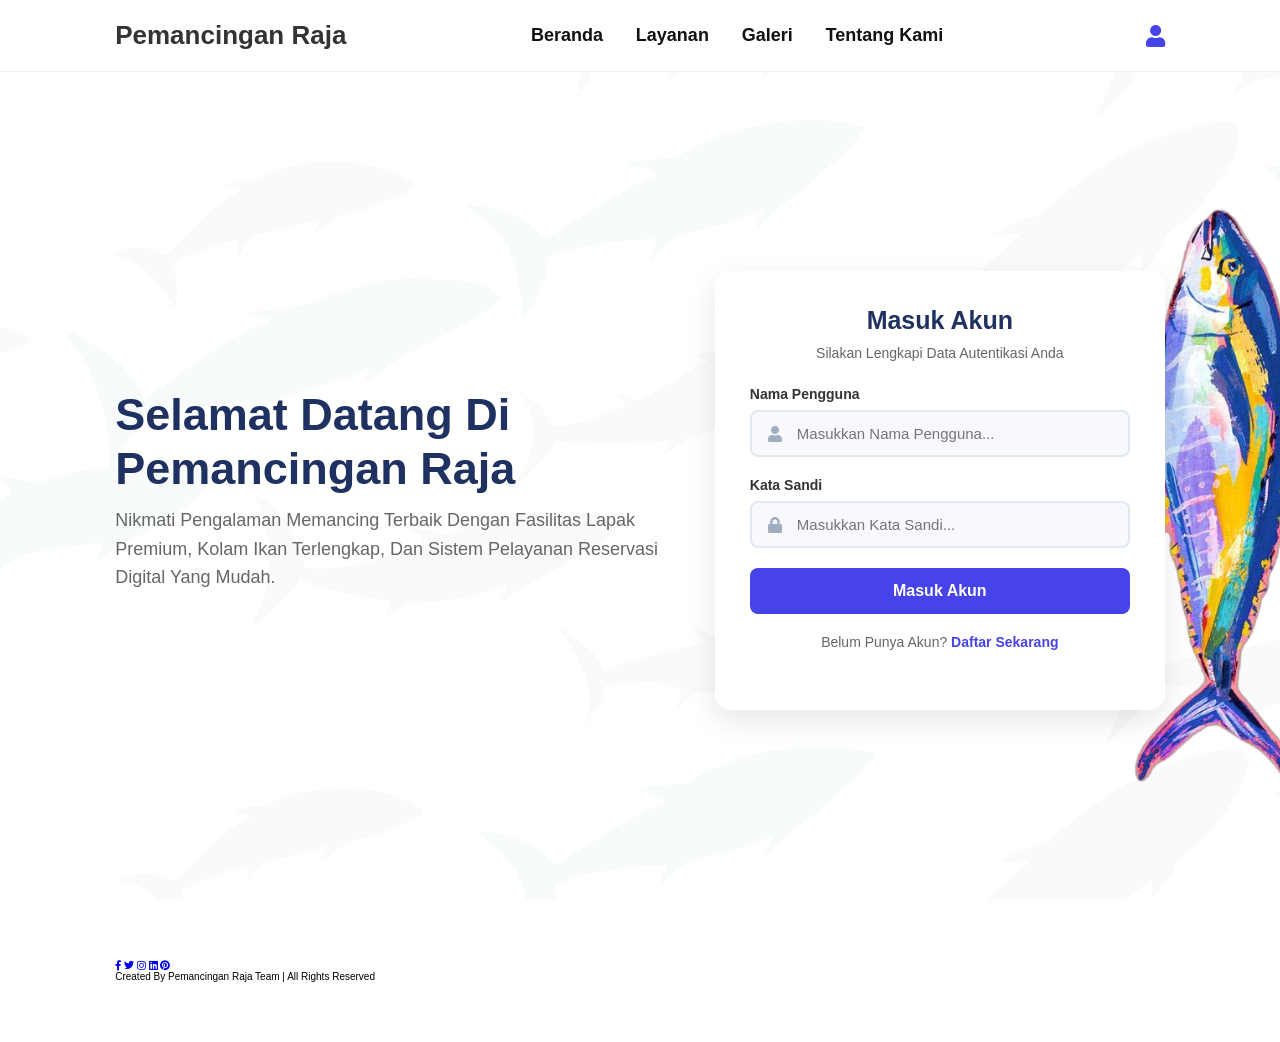
<file: akun.html>
<!doctype html>
<html lang="en">
  <head>
    <meta charset="UTF-8" />
    <meta http-equiv="X-UA-Compatible" content="IE=edge" />
    <meta name="viewport" content="width=device-width, initial-scale=1.0" />
    <title>Profil Akun - Pemancingan Raja</title>
    <link rel="stylesheet" href="assets/css/style.css" />
    <link
      rel="stylesheet"
      href="https://cdnjs.cloudflare.com/ajax/libs/font-awesome/5.15.3/css/all.min.css"
    />

    <style>
      /* STRUKTUR HALAMAN - DIPAKSA TOTAL DI TENGAH LAYAR */
      .profile-section {
        display: flex;
        flex-direction: column;
        justify-content: center;
        align-items: center;
        min-height: 100vh;
        background: #fff;
        padding: 12rem 5% 4rem 5%;
        gap: 3rem;
        width: 100%;
        box-sizing: border-box;
      }

      /* KOTAK CONTAINER FULL LEBAR MAKSIMAL */
      .profile-container,
      .billing-box-container {
        background: #fff;
        padding: 4.5rem;
        border-radius: 1.5rem;
        box-shadow: 0 0.5rem 2rem rgba(0, 0, 0, 0.08);
        width: 100%;
        max-width: 75rem;
        margin: 0 auto;
        box-sizing: border-box;
      }

      .profile-container {
        text-align: center;
      }

      /* AVATAR & FOTO PROFIL */
      .profile-container .avatar-wrapper {
        position: relative;
        width: 110px;
        height: 110px;
        margin: 0 auto 2rem auto;
        cursor: pointer;
      }

      .profile-container img {
        width: 100%;
        height: 100%;
        border-radius: 50%;
        object-fit: cover;
      }

      .profile-container .camera-icon {
        position: absolute;
        bottom: 0;
        right: 0;
        background: #333;
        color: #fff;
        width: 30px;
        height: 30px;
        border-radius: 50%;
        display: flex;
        align-items: center;
        justify-content: center;
        font-size: 1.2rem;
        border: 2px solid #fff;
      }

      .profile-container h3 {
        font-size: 2.5rem;
        color: var(--black);
        font-weight: 800;
        margin-bottom: 0.5rem;
      }

      .profile-container p {
        font-size: 1.5rem;
        color: #666;
        margin-bottom: 2.5rem;
      }

      /* STYLE SEKAT UTAMA TIAP BLOK TRANSAKSI */
      .billing-item-block {
        border-bottom: 2px solid #f1f1f1;
        padding-bottom: 2rem;
        margin-bottom: 3rem;
      }

      .billing-item-block:last-child {
        border-bottom: none;
        margin-bottom: 0;
      }

      /* TANGGAL MANCING UNTUK MASING-MASING NOTA */
      .bill-date-text {
        font-size: 1.4rem;
        color: #555;
        font-weight: 700;
        margin-bottom: 1.5rem;
        text-align: left;
      }

      /* BARIS KONTEN TAGIHAN (KIRI KANAN) */
      .info-item {
        font-size: 1.6rem;
        color: #333;
        display: flex;
        justify-content: space-between;
        align-items: center;
        width: 100%;
      }

      .info-item strong {
        color: #1f3160;
      }

      /* KELOMPOK HARGA & TOMBOL DI SEBELAH KANAN */
      .bill-action-group {
        display: flex;
        align-items: center;
        gap: 2rem;
      }

      .bill-price-text {
        font-size: 1.6rem;
        color: #ff4d4d;
        font-weight: 700;
      }

      /* JUDUL UTAMA CONTAINER TAGIHAN */
      .billing-box-container h4 {
        font-size: 2rem;
        color: #1f3160;
        font-weight: 800;
        margin-bottom: 2.5rem;
        text-align: left;
        border-bottom: 3px solid #1f3160;
        padding-bottom: 1rem;
      }

      .waiting-note {
        font-size: 1.3rem;
        color: #e67e22;
        font-style: italic;
        margin-top: 0.5rem;
        display: block;
        font-weight: 500;
      }

      .btn-pay-now {
        background: #ff4d4d;
        color: #fff;
        border: none;
        padding: 0.7rem 1.6rem;
        font-size: 1.3rem;
        font-weight: 700;
        border-radius: 0.4rem;
        cursor: pointer;
        transition: 0.2s;
      }

      .btn-pay-now:hover {
        background: #e60000;
      }

      .status-lunas-text {
        color: #2ecc71;
        font-weight: 700;
        font-size: 1.4rem;
      }

      /* TAMPILAN TEXT KHUSUS SEDANG DIVERIFIKASI / PROSES */
      .status-proses-text {
        color: #e67e22;
        font-weight: 700;
        font-size: 1.3rem;
      }

      .profile-buttons {
        display: flex;
        gap: 1.5rem;
        justify-content: center;
      }

      .btn-profile {
        flex: 1;
        padding: 1.2rem;
        font-size: 1.5rem;
        font-weight: 700;
        border-radius: 5rem;
        cursor: pointer;
        text-align: center;
        transition: 0.2s;
        border: none;
      }

      .btn-sandi {
        background: #f1f1f1;
        color: #333;
      }

      .btn-sandi:hover {
        background: #e0e0e0;
      }

      .btn-keluar {
        background: #333;
        color: #fff;
      }

      .btn-keluar:hover {
        background: #4643e8;
      }
    </style>
  </head>
  <body>
    <header>
      <input type="checkbox" name="" id="toggler" />
      <label for="toggler" class="fas fa-bars"></label>

      <a href="dashboard-pelanggan.html" class="logo">Pemancingan Raja</a>

      <nav class="navbar">
        <a href="dashboard-pelanggan.html#Sistem">Sistem</a>
        <a href="dashboard-pelanggan.html#Lokasi">Lokasi</a>
        <a href="dashboard-pelanggan.html#Ulasan">Ulasan</a>
      </nav>

      <div class="icons">
        <a href="#" class="fa fa-history"></a>
        <a href="akun.html" class="fa fa-user" style="color: #4643e8"></a>
      </div>
    </header>

    <section class="profile-section">
      <div class="profile-container">
        <div
          class="avatar-wrapper"
          onclick="document.getElementById('fileFoto').click()"
        >
          <img
            id="imgProfil"
            src="https://www.w3schools.com/howto/img_avatar.png"
            alt="Avatar"
          />
          <div class="camera-icon"><i class="fas fa-camera"></i></div>
          <input
            type="file"
            id="fileFoto"
            accept="image/*"
            style="display: none"
          />
        </div>

        <h3 id="profileNama">Memuat...</h3>
        <p>Anggota Resmi Pemancingan Raja</p>

        <div style="text-align: left; margin-bottom: 3rem">
          <div
            style="
              font-size: 1.6rem;
              color: #333;
              margin-bottom: 1.5rem;
              border-bottom: 1px solid #f1f1f1;
              padding-bottom: 0.8rem;
              display: flex;
              justify-content: space-between;
            "
          >
            <span><strong>Nomor WhatsApp:</strong></span>
            <span id="profileWA">08123456xxx</span>
          </div>
          <div
            style="
              font-size: 1.6rem;
              color: #333;
              display: flex;
              justify-content: space-between;
            "
          >
            <span><strong>Status Anggota:</strong></span>
            <span>Pelanggan Aktif</span>
          </div>
        </div>

        <div class="profile-buttons">
          <button class="btn-profile btn-sandi" onclick="aksiUbahSandi()">
            Ubah Sandi
          </button>
          <button class="btn-profile btn-keluar" onclick="prosesLogout()">
            Keluar Akun
          </button>
        </div>
      </div>

      <div class="billing-box-container" id="kotakTagihanPusat">
        <h4><i class="fas fa-wallet"></i> Tagihan</h4>

        <div id="wadahTagihanMurni"></div>
      </div>
    </section>

    <script>
      // 1. CEK AUTENTIKASI AKSES
      const sesi = JSON.parse(localStorage.getItem("sesi_login"));

      if (!sesi || sesi.role !== "pelanggan") {
        alert("Akses ditolak! Silakan masuk akun terlebih dahulu.");
        window.location.href = "masuk.html";
      } else {
        document.getElementById("profileNama").innerText = sesi.nama;
        document.getElementById("profileWA").innerText =
          sesi.whatsapp || "0812345678";

        const fotoLokal = localStorage.getItem(
          "foto_" + sesi.nama.toLowerCase(),
        );
        if (fotoLokal) {
          document.getElementById("imgProfil").src = fotoLokal;
        }
      }

      // 2. PROSES UPLOAD FOTO PROFIL
      document
        .getElementById("fileFoto")
        .addEventListener("change", function () {
          const file = this.files[0];
          if (file) {
            const reader = new FileReader();
            reader.onload = function (e) {
              const base64Gambar = e.target.result;
              document.getElementById("imgProfil").src = base64Gambar;
              localStorage.setItem(
                "foto_" + sesi.nama.toLowerCase(),
                base64Gambar,
              );
              alert("Foto profil berhasil diperbarui! 📸");
            };
            reader.readAsDataURL(file);
          }
        });

      // 3. LOGIKA RENDER DATA TAGIHAN (SINKRON DENGAN ADMIN PENGELOLA)
      function renderTagihanLokal() {
        const wadah = document.getElementById("wadahTagihanMurni");
        const kotakTagihan = document.getElementById("kotakTagihanPusat");
        let dbPendaftaran =
          JSON.parse(localStorage.getItem("db_pendaftaran_mancing")) || [];

        let dataSaya = dbPendaftaran.filter(
          (item) =>
            item.nama && item.nama.toLowerCase() === sesi.nama.toLowerCase(),
        );

        if (dataSaya.length === 0) {
          kotakTagihan.style.display = "none";
          return;
        } else {
          kotakTagihan.style.display = "block";
        }

        let html = "";
        let dataReverse = [...dataSaya].reverse();

        dataReverse.forEach((nota, index) => {
          let namaSistem = "";
          let hargaTampil = "";
          let noteTeks = "";

          // AMBIL STATUS ASLI (Case Insensitive)
          let statusNotaRaw = nota.status || "";
          let isLunas = statusNotaRaw.toLowerCase() === "lunas";
          let isSedangDiverifikasi =
            statusNotaRaw === "Sedang Diverifikasi Pembayaran";
          let isProsesKolam = statusNotaRaw === "Proses";
          let isBelumDitimbang =
            statusNotaRaw.toLowerCase() === "belum ditimbang";

          let tanggalMurni = "Tanggal tidak diketahui";
          if (nota.tanggalMancing) {
            tanggalMurni = nota.tanggalMancing;
          } else if (nota.waktuPendaftaran) {
            if (nota.waktuPendaftaran.includes(",")) {
              tanggalMurni = nota.waktuPendaftaran.split(",")[0].trim();
            } else if (nota.waktuPendaftaran.includes(" ")) {
              tanggalMurni = nota.waktuPendaftaran.split(" ")[0].trim();
            } else {
              tanggalMurni = nota.waktuPendaftaran;
            }
          }

          // ATUR TEKS NAMA SISTEM KOLAM
          if (nota.sistem === "harian") {
            namaSistem = "Tagihan Harian";
          } else if (nota.sistem === "kiloan-bawal") {
            namaSistem = "Tagihan Kiloan (Bawal)";
          } else if (nota.sistem === "kiloan-mas") {
            namaSistem = "Tagihan Kiloan (Mas)";
          } else {
            namaSistem = "Tagihan Kiloan (Lele)";
          }

          // DINAMIS: Mengambil totalBayar asli dari database
          if (isBelumDitimbang && nota.sistem !== "harian") {
            hargaTampil = "Belum Ditimbang";
            noteTeks =
              '<span class="waiting-note">*Menunggu total hasil mancing</span>';
          } else {
            let nominal = nota.totalBayar
              ? parseInt(nota.totalBayar)
              : nota.sistem === "harian"
                ? 50000
                : 0;
            hargaTampil = "Rp " + nominal.toLocaleString("id-ID");
          }

          // LOGIKA TOMBOL AKSI BERDASARKAN STATUS NYATA (SINKRON DENGAN ADMIN PENGELOLA)
          let tombolAksi = "";
          if (isLunas) {
            tombolAksi =
              '<span class="status-lunas-text" style="color:#2ecc71; font-weight:bold;">LUNAS</span>';
          } else if (isSedangDiverifikasi) {
            // JIKA STATUS DI DATABASE ADALAH "Sedang Diverifikasi Pembayaran"
            tombolAksi =
              '<span class="status-proses-text" style="color:#2563eb;"><i class="fas fa-spinner fa-spin"></i> Sedang Diverifikasi Pembayaran</span>';
          } else if (isProsesKolam) {
            // JIKA STATUS DI ADMIN BERUBAH MENJADI "Proses" SETELAH DI "SET STATUS"
            tombolAksi =
              '<span class="status-proses-text" style="color:#6366f1;"><i class="fas fa-spinner fa-spin"></i> PROSES</span>';
          } else if (isBelumDitimbang && nota.sistem !== "harian") {
            tombolAksi = `<button class="btn-pay-now" style="background: #ccc; cursor: not-allowed;" onclick="pemicuBayar('${namaSistem}', 'Belum Ditimbang', ${index})">Bayar</button>`;
          } else {
            tombolAksi = `<button class="btn-pay-now" onclick="pemicuBayar('${namaSistem}', '${hargaTampil}', ${index})">Bayar</button>`;
          }

          if (nota.beratIkan && nota.beratIkan !== "-") {
            namaSistem += ` (${nota.beratIkan})`;
          }

          html += `
            <div class="billing-item-block">
              <div class="bill-date-text">
                <i class="fas fa-calendar-alt"></i> Tanggal Mancing: ${tanggalMurni}
              </div>
              <div class="info-item">
                <span>
                  <strong>${namaSistem}</strong>
                  ${noteTeks}
                </span>
                <div class="bill-action-group">
                  <span class="bill-price-text">${hargaTampil}</span>
                  <span>
                    ${tombolAksi}
                  </span>
                </div>
              </div>
            </div>
          `;
        });

        wadah.innerHTML = html;
      }

      // 4. LOGIKA PEMICU BAYAR
      function pemicuBayar(sistem, harga, index) {
        if (harga === "Belum Ditimbang") {
          alert(
            `Belum bisa bayar ya Pak, karena hasil pancingan ${sistem} belum ditimbang oleh petugas kolam.`,
          );
          return;
        }

        let dbPendaftaran =
          JSON.parse(localStorage.getItem("db_pendaftaran_mancing")) || [];

        let dataSaya = dbPendaftaran.filter(
          (item) =>
            item.nama && item.nama.toLowerCase() === sesi.nama.toLowerCase(),
        );

        let reversedData = [...dataSaya].reverse();
        let itemTerpilih = reversedData[index];

        if (!itemTerpilih) {
          alert("Data transaksi tidak valid!");
          return;
        }

        let indexAsli = dbPendaftaran.findIndex((item) => {
          return (
            item.nama &&
            item.nama.toLowerCase() === itemTerpilih.nama.toLowerCase() &&
            (item.waktuPendaftaran === itemTerpilih.waktuPendaftaran ||
              item.tanggalMancing === itemTerpilih.tanggalMancing) &&
            item.sistem === itemTerpilih.sistem
          );
        });

        if (indexAsli !== -1) {
          window.location.href = `bayar.html?id=${indexAsli}`;
        } else {
          alert("Gagal memproses pembayaran, data tidak sinkron di database.");
        }
      }

      window.addEventListener("storage", function (e) {
        if (e.key === "db_pendaftaran_mancing") {
          renderTagihanLokal();
        }
      });

      renderTagihanLokal();

      // 5. FITUR UBAH SANDI AKUN
      function aksiUbahSandi() {
        const sandiBaru = prompt("Masukkan kata sandi baru Anda:");
        if (sandiBaru) {
          if (sandiBaru.trim().length < 4) {
            alert("Kata sandi terlalu pendek! Minimal 4 karakter.");
            return;
          }

          let databaseUser =
            JSON.parse(localStorage.getItem("db_users_pemancingan")) || [];
          const indexUser = databaseUser.findIndex(
            (user) => user.nama.toLowerCase() === sesi.nama.toLowerCase(),
          );

          if (indexUser !== -1) {
            databaseUser[indexUser].password = sandiBaru.trim();
            localStorage.setItem(
              "db_users_pemancingan",
              JSON.stringify(databaseUser),
            );
            sesi.password = sandiBaru.trim();
            localStorage.setItem("sesi_login", JSON.stringify(sesi));
            alert("Kata sandi berhasil diperbarui.");
          }
        }
      }

      // 6. PROSES LOGOUT
      function prosesLogout() {
        if (confirm("Apakah Anda yakin ingin keluar dari akun?")) {
          localStorage.removeItem("sesi_login");
          window.location.href = "masuk.html";
        }
      }
    </script>
  </body>
</html>
</file>
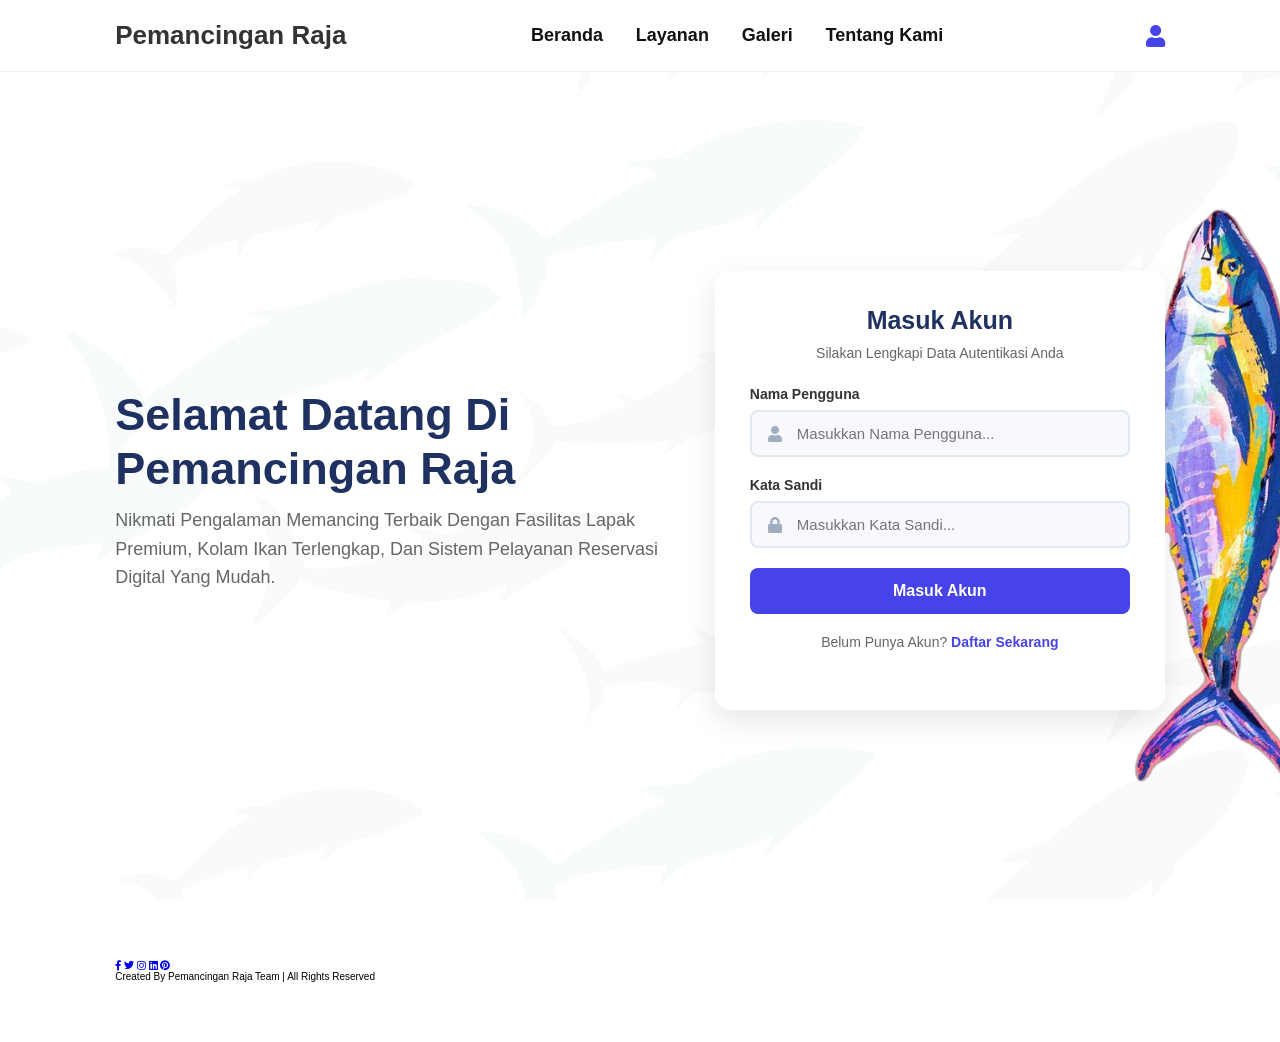
<file: bayar.html>
<!doctype html>
<html lang="en">
  <head>
    <meta charset="UTF-8" />
    <meta http-equiv="X-UA-Compatible" content="IE=edge" />
    <meta name="viewport" content="width=device-width, initial-scale=1.0" />
    <title>Pembayaran Gateway - Pemancingan Raja</title>
    <link rel="stylesheet" href="assets/css/style.css" />
    <link
      rel="stylesheet"
      href="https://cdnjs.cloudflare.com/ajax/libs/font-awesome/5.15.3/css/all.min.css"
    />

    <style>
      .payment-section {
        display: flex;
        justify-content: center;
        align-items: center;
        min-height: 100vh;
        background: #f7f9fc;
        padding: 12rem 5% 4rem 5%;
        box-sizing: border-box;
      }

      .payment-container {
        background: #fff;
        padding: 4rem;
        border-radius: 1.5rem;
        box-shadow: 0 0.8rem 3rem rgba(0, 0, 0, 0.06);
        width: 100%;
        max-width: 55rem;
        text-align: center;
        box-sizing: border-box;
      }

      .payment-container h2 {
        font-size: 2.4rem;
        color: #1f3160;
        margin-bottom: 1.5rem;
      }

      .qr-code-box {
        background: #f8fafc;
        padding: 2rem;
        border: 2px dashed #cbd5e1;
        border-radius: 1rem;
        display: inline-block;
        margin: 2rem 0;
      }

      .qr-code-box img {
        width: 200px;
        height: 200px;
        display: block;
      }

      .countdown-wrapper {
        background: #fee2e2;
        color: #ef4444;
        padding: 1rem;
        border-radius: 0.6rem;
        font-weight: 700;
        font-size: 1.6rem;
        margin-bottom: 2.5rem;
      }

      .btn-payment {
        width: 100%;
        padding: 1.2rem;
        font-size: 1.5rem;
        font-weight: 700;
        border-radius: 0.6rem;
        border: none;
        cursor: pointer;
        margin-bottom: 1rem;
        transition: 0.2s;
      }

      .btn-confirm {
        background: #10b981;
        color: #fff;
      }

      .btn-confirm:hover {
        background: #059669;
      }

      .btn-cancel {
        background: #64748b;
        color: #fff;
      }

      .btn-cancel:hover {
        background: #475569;
      }
    </style>
  </head>
  <body>
    <section class="payment-section">
      <div class="payment-container">
        <h2><i class="fas fa-qrcode"></i> Gateway Pembayaran QRIS</h2>
        <p style="font-size: 1.4rem; color: #64748b">
          Silakan pindai kode QRIS di bawah ini melalui aplikasi M-Banking atau
          E-Wallet Anda.
        </p>

        <div class="qr-code-box">
          <img
            src="https://api.qrserver.com/v1/create-qr-code/?size=200x200&data=PemancinganRaja"
            alt="QRIS Code"
          />
        </div>

        <div style="font-size: 1.8rem; margin-bottom: 2rem; color: #334155">
          Total Tagihan:
          <strong id="textTotalBayar" style="color: #10b981">Rp 0</strong>
        </div>

        <div class="countdown-wrapper">
          Sisa Waktu Pembayaran: <span id="countdownTimer">00:00</span>
        </div>

        <button
          class="btn-payment btn-confirm"
          onclick="konfirmasiPembayaranOtomatis()"
        >
          <i class="fas fa-check-circle"></i> Saya Sudah Bayar
        </button>
        <button class="btn-payment btn-cancel" onclick="batalBayar()">
          Batal / Kembali
        </button>
      </div>
    </section>

    <script>
      // Ambil ID nota dari parameter URL (?id=...)
      const urlParams = new URLSearchParams(window.location.search);
      const idTerpilih = parseInt(urlParams.get("id"));

      let dbPendaftaran =
        JSON.parse(localStorage.getItem("db_pendaftaran_mancing")) || [];

      if (isNaN(idTerpilih) || !dbPendaftaran[idTerpilih]) {
        alert("Data transaksi tidak valid!");
        window.location.href = "akun.html";
      }

      // Ambil info nota data
      let nota = dbPendaftaran[idTerpilih];
      let nominal = nota.totalBayar
        ? parseInt(nota.totalBayar)
        : nota.sistem === "harian"
          ? 50000
          : 0;
      document.getElementById("textTotalBayar").innerText =
        "Rp " + nominal.toLocaleString("id-ID");

      // LOGIKA TIMER COUNTDOWN (15 MENIT)
      const timerKey = "timer_bayar_" + idTerpilih;
      let targetWaktu = localStorage.getItem(timerKey);

      if (!targetWaktu) {
        targetWaktu = new Date().getTime() + 15 * 60 * 1000; // 15 Menit dari sekarang
        localStorage.setItem(timerKey, targetWaktu);
      } else {
        targetWaktu = parseInt(targetWaktu);
      }

      let x = setInterval(function () {
        let sekarang = new Date().getTime();
        let selisih = targetWaktu - sekarang;

        let menit = Math.floor((selisih % (1000 * 60 * 60)) / (1000 * 60));
        let detik = Math.floor((selisih % (1000 * 60)) / 1000);

        menit = menit < 10 ? "0" + menit : menit;
        detik = detik < 10 ? "0" + detik : detik;

        document.getElementById("countdownTimer").innerHTML =
          menit + ":" + detik;

        if (selisih < 0) {
          clearInterval(x);
          localStorage.removeItem(timerKey);
          document.getElementById("countdownTimer").innerHTML = "EXPIRED";
          alert(
            "Waktu pembayaran telah habis Pak! Silakan lakukan proses ulang.",
          );
          window.location.href = "akun.html";
        }
      }, 1000);

      function batalBayar() {
        window.location.href = "akun.html";
      }

      // --- PERBAIKAN LOGIKA UTAMA: SETELAH KLIK DIARAHKAN KE VERIFIKASI ---
      function konfirmasiPembayaranOtomatis() {
        alert(
          "Sistem sedang mengirim data bukti mutasi ke database admin... ⏳",
        );

        setTimeout(() => {
          // GANTI STATUSNYA MENJADI SEDANG DIVERIFIKASI AGAR SINKRON DENGAN AKUN.HTML & DASHBOARD-PENGELOLA.HTML
          dbPendaftaran[idTerpilih].status = "Sedang Diverifikasi Pembayaran";
          localStorage.setItem(
            "db_pendaftaran_mancing",
            JSON.stringify(dbPendaftaran),
          );

          // Bersihkan data sisa timer transaksi ini
          localStorage.removeItem(timerKey);

          // Redirect kembali ke akun.html
          window.location.href = "akun.html";
        }, 1200);
      }
    </script>
  </body>
</html>
</file>
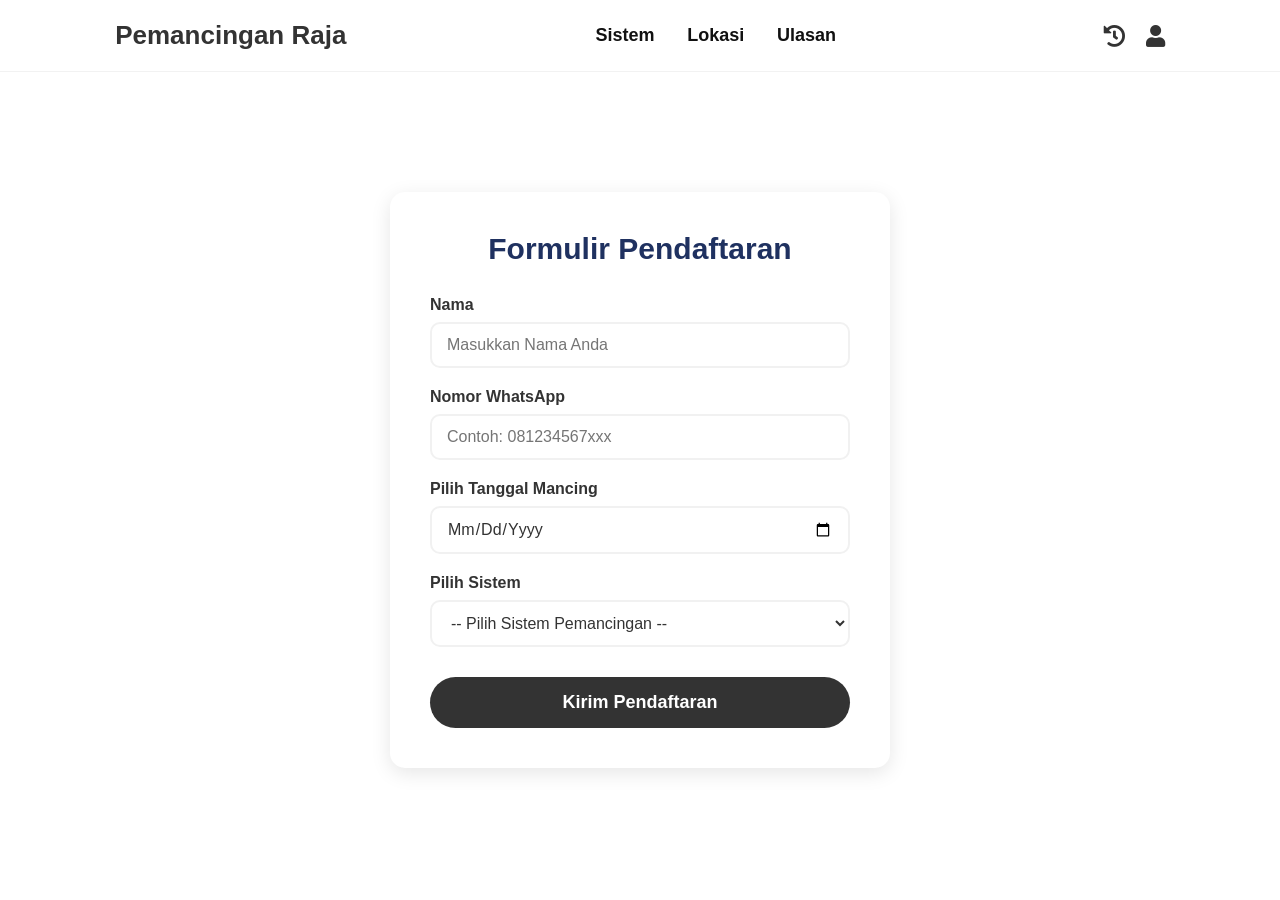
<file: daftar.html>
<!doctype html>
<html lang="en">
  <head>
    <meta charset="UTF-8" />
    <meta http-equiv="X-UA-Compatible" content="IE=edge" />
    <meta name="viewport" content="width=device-width, initial-scale=1.0" />
    <title>Pendaftaran - Pemancingan Raja</title>
    <link rel="stylesheet" href="assets/css/style.css" />
    <link
      rel="stylesheet"
      href="https://cdnjs.cloudflare.com/ajax/libs/font-awesome/5.15.3/css/all.min.css"
    />

    <style>
      /* Style khusus untuk halaman formulir pendaftaran */
      .register-section {
        display: flex;
        justify-content: center;
        align-items: center;
        min-height: 100vh;
        background: #fff;
        padding-top: 12rem;
      }
      .form-container {
        background: #fff;
        padding: 4rem;
        border-radius: 1.5rem;
        box-shadow: 0 0.5rem 2rem rgba(0, 0, 0, 0.1);
        width: 100%;
        max-width: 50rem;
      }
      .form-container h2 {
        font-size: 3rem;
        color: #1f3160;
        font-weight: 800;
        margin-bottom: 3rem;
        text-align: center;
      }
      .form-group {
        margin-bottom: 2rem;
      }
      .form-group label {
        display: block;
        font-size: 1.6rem;
        color: #333;
        margin-bottom: 0.8rem;
        font-weight: 600;
      }
      .form-group input,
      .form-group select {
        width: 100%;
        padding: 1.2rem 1.5rem;
        font-size: 1.6rem;
        border: 0.2rem solid #f1f1f1;
        border-radius: 1rem;
        background: #fff;
        color: #333;
        font-family: inherit;
      }
      .form-group input:focus,
      .form-group select:focus {
        border-color: #4643e8;
        outline: none;
      }
      .btn-submit {
        width: 100%;
        padding: 1.5rem;
        font-size: 1.8rem;
        background: #333;
        color: #fff;
        border: none;
        border-radius: 5rem;
        cursor: pointer;
        font-weight: 700;
        margin-top: 1rem;
        transition: 0.2s;
      }
      .btn-submit:hover {
        background: #4643e8;
      }
    </style>
  </head>
  <body>
    <header>
      <input type="checkbox" name="" id="toggler" />
      <label for="toggler" class="fas fa-bars"></label>

      <a href="dashboard-pelanggan.html" class="logo">Pemancingan Raja</a>

      <nav class="navbar">
        <a href="dashboard-pelanggan.html#Sistem">Sistem</a>
        <a href="dashboard-pelanggan.html#Lokasi">Lokasi</a>
        <a href="dashboard-pelanggan.html#Ulasan">Ulasan</a>
      </nav>

      <div class="icons">
        <a href="#" class="fa fa-history"></a>
        <a href="akun.html" class="fa fa-user"></a>
      </div>
    </header>

    <section class="register-section">
      <div class="form-container">
        <h2>Formulir Pendaftaran</h2>
        <form action="#">
          <div class="form-group">
            <label for="nama">Nama</label>
            <input
              type="text"
              id="nama"
              placeholder="Masukkan nama Anda"
              required
            />
          </div>

          <div class="form-group">
            <label for="wa">Nomor WhatsApp</label>
            <input
              type="text"
              id="wa"
              placeholder="Contoh: 081234567xxx"
              required
              pattern="[0-9]+"
              oninvalid="
                this.setCustomValidity('Tolong masukkan nomor yang benar')
              "
              oninput="this.setCustomValidity('')"
            />
          </div>

          <div class="form-group">
            <label for="tanggal">Pilih Tanggal Mancing</label>
            <input type="date" id="tanggal" required />
          </div>

          <div class="form-group">
            <label for="sistem">Pilih Sistem</label>
            <select id="sistem" required>
              <option value="" disabled selected hidden>
                -- Pilih Sistem Pemancingan --
              </option>
              <option value="harian">Sistem Harian Gabrukan</option>
              <option value="kiloan-bawal">Sistem Kiloan Ikan Bawal</option>
              <option value="kiloan-mas">Sistem Kiloan Ikan Mas</option>
              <option value="kiloan-lele">Sistem Kiloan Ikan Lele</option>
            </select>
          </div>

          <button type="submit" class="btn btn-submit">
            Kirim Pendaftaran
          </button>
        </form>
      </div>
    </section>

    <script>
      // 1. OTOMATISASI PENGISIAN FORM BERDASARKAN USER YANG LOGIN
      const sesi = JSON.parse(localStorage.getItem("sesi_login"));
      if (sesi && sesi.role === "pelanggan") {
        const inputNama = document.getElementById("nama");
        if (inputNama) {
          inputNama.value = sesi.nama;
          inputNama.readOnly = true; // Kunci nama asli pendaftar
        }

        const inputWA = document.getElementById("wa");
        if (inputWA) {
          inputWA.value = sesi.whatsapp || ""; // Otomatis mengisi nomor WA terdaftar
          inputWA.readOnly = true; // Kunci nomor WA asli pendaftar
        }
      }

      // 2. OTOMATIS MEMBATASI KALENDER BIAR GAK BISA PILIH HARI KEMARIN (MINIMAL HARI INI)
      const inputTanggal = document.getElementById("tanggal");
      if (inputTanggal) {
        const hariIni = new Date().toISOString().split("T")[0];
        inputTanggal.min = hariIni;
      }

      // 3. PROSES KIRIM PENDAFTARAN LAPAK
      const formDaftar = document.querySelector(".form-container form");
      if (formDaftar) {
        formDaftar.addEventListener("submit", function (e) {
          e.preventDefault();

          const dataBooking = {
            nama: document.getElementById("nama").value,
            whatsapp: document.getElementById("wa").value.trim(),
            tanggalMancing: document.getElementById("tanggal").value, // Mengambil format tanggal spesifik (YYYY-MM-DD)
            sistem: document.getElementById("sistem").value,
            waktuPendaftaran: new Date().toLocaleString("id-ID"),
            status: "Belum Ditimbang",
          };

          // Simpan ke database pendaftaran sementara di browser
          let dbPendaftaran =
            JSON.parse(localStorage.getItem("db_pendaftaran_mancing")) || [];
          dbPendaftaran.push(dataBooking);
          localStorage.setItem(
            "db_pendaftaran_mancing",
            JSON.stringify(dbPendaftaran),
          );

          // ARAHKAN KE HALAMAN SUKSES TANPA ALERT
          window.location.href = "sukses-daftar.html";

          // Mengubah urutan tampilan notifikasi tanggal Indonesia (DD/MM/YYYY)
          const infoTgl = dataBooking.tanggalMancing
            .split("-")
            .reverse()
            .join("/");
        });
      }
    </script>
  </body>
</html>
</file>
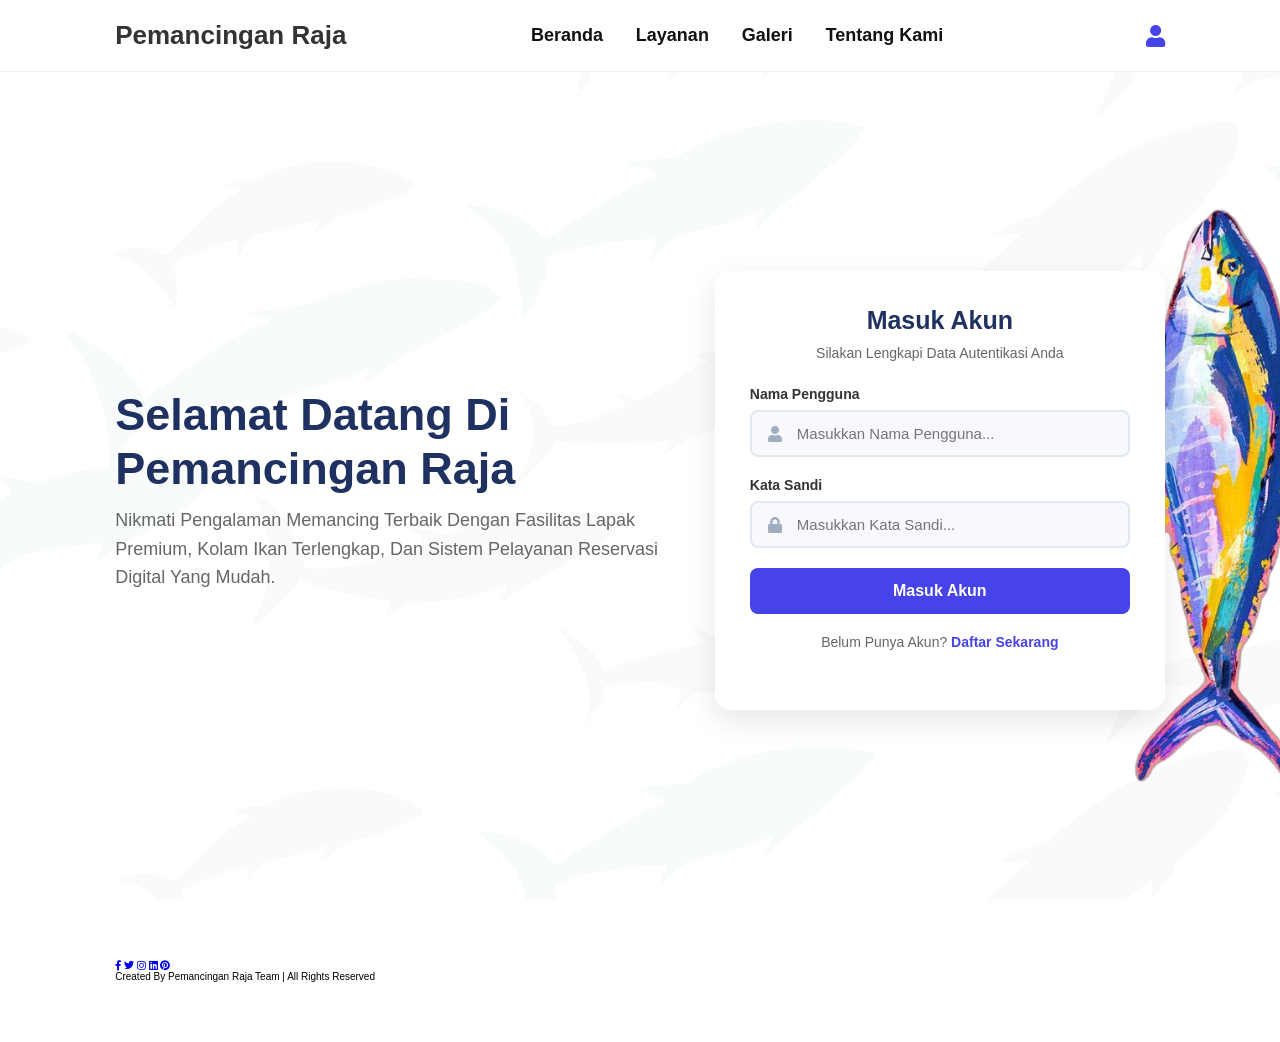
<file: dashboard-pelanggan.html>
<!doctype html>
<html lang="en">
  <head>
    <meta charset="UTF-8" />
    <meta http-equiv="X-UA-Compatible" content="IE=edge" />
    <meta name="viewport" content="width=device-width, initial-scale=1.0" />
    <title>Dashboard Pelanggan - Pemancingan Raja</title>
    <link rel="stylesheet" href="assets/css/style.css" />
    <link
      rel="stylesheet"
      href="https://cdnjs.cloudflare.com/ajax/libs/font-awesome/5.15.3/css/all.min.css"
    />

    <style>
      /* STYLE KHUSUS DASHBOARD */
      .dashboard-welcome {
        padding: 14rem 9% 4rem 9%;
        background: #fff;
        position: relative;
        border-bottom: 1px solid #f1f1f1;
      }

      .dashboard-welcome h1 {
        font-size: 4.5rem;
        color: #1f3160;
        font-weight: 800;
        margin-bottom: 1rem;
      }

      .dashboard-welcome p {
        font-size: 2.2rem;
        color: #4643e8;
        font-weight: 600;
        text-transform: none;
      }

      /* Tombol daftar mancing */
      .btn-daftar-mancing {
        display: inline-block;
        margin-top: 3rem;
        border-radius: 5rem;
        background: #333;
        color: #fff;
        padding: 1.5rem 4rem;
        cursor: pointer;
        font-size: 1.8rem;
        font-weight: 700;
        text-transform: lowercase; /* "daftar mancing" */
      }

      .btn-daftar-mancing:hover {
        background-color: #4643e8;
      }
    </style>
  </head>
  <body>
    <header>
      <input type="checkbox" name="" id="toggler" />
      <label for="toggler" class="fas fa-bars"></label>

      <a href="#" class="logo">Pemancingan Raja</a>

      <nav class="navbar">
        <a href="#Sistem">Sistem</a>
        <a href="#Lokasi">Lokasi</a>
        <a href="#Ulasan">Ulasan</a>
      </nav>

      <div class="icons">
        <a href="#" class="fa fa-history"></a>
        <a
          href="akun.html"
          class="fa fa-user"
          id="iconUser"
          style="color: #4643e8"
        ></a>
      </div>
    </header>

    <section class="dashboard-welcome">
      <h1 id="teksWelcome">Selamat Datang!</h1>
      <p>
        Siap adu nasib dan borong tarikan ikan sehat hari ini di Pemancingan
        Raja? Ikannya udah nungguin, joran siap tempur!! MANTAP JOSS!! 🎣🐟
      </p>
    </section>

    <section class="sistem" id="Sistem">
      <h2 class="heading-sistem">Sistem Pemancingan Raja</h2>

      <div class="sistem-container">
        <div class="sistem-box">
          <h3>Sistem Harian :</h3>
          <ul>
            <li>Harian Gabrukan : Rp. 50.000</li>
          <p>
            Monggo Lur... Yang mau healing tipis-tipis biar otak gak konslet abis nyari duit seharian. Mancing sepuasnya dari pagi ketemu sore!! Kolamnya nyaman, anginnya sepoi-sepoi... Dijamin stres langsung ambyar!! 🎣 Jangan lupa modal kopi hitam biar makin syahdu... Gasss lah!! 😎👍
          </p>
          <img src="assets/img/hr.jpeg" alt="Kolam Harian" />
        </div>

        <div class="sistem-box">
          <h3>Sistem Kiloan :</h3>
          <ul>
            <li>Kiloan Ikan Mas : Rp. 45.000/kg</li>
            <li>Kiloan Ikan Bawal : Rp. 50.000/kg</li>
            <li>Kiloan Ikan Lele : Rp. 25.000/kg</li>
          </ul>
          <img src="assets/img/bks.svg" alt="Kolam Kiloan" />
        </div>
      </div>

      <div style="text-align: left">
        <button
          class="btn-daftar-mancing"
          onclick="window.location.href = 'daftar.html'"
        >
          daftar mancing
        </button>
      </div>
    </section>

    <section class="lokasi" id="Lokasi">
      <h2 class="heading-lokasi">Lokasi Pemancingan Raja</h2>

      <div class="lokasi-container">
        <div class="lokasi-info">
          <h3>Mari Merapat Ke Kolam! 🎣</h3>
          <p>
            Lokasinya gampang bgt dicari... Gak pake nyasar!! Parkirannya juga luas benerrr, muat banyak mobil ama motor... Aman dan nyaman pokoknya 👍👍 Silakan di-klik link map di bawah ini buat petunjuk jalan... Ditunggu kedatangannya mas bro... 📍🚗🏍️
          </p>
          <a
            href="https://share.google/Ki7QQKdlwYcOhzcIo"
            target="_blank"
            class="btn btn-maps"
          >
            <i class="fas fa-map-marker-alt"></i> Buka Google Maps HP
          </a>
        </div>

        <div class="maps">
          <iframe
            src="https://www.google.com/maps/embed?pb=!1m18!1m12!1m3!1d3966.710612747937!2d106.99972907404236!3d-6.169490960457738!2m3!1f0!2f0!3f0!3m2!1i1024!2i768!4f13.1!3m3!1m2!1s0x2e698b003f2bccf1%3A0x7fc141ee7f1af52c!2sPEMANCINGAN%20RAJA!5e0!3m2!1sen!2sid!4v1782674311194!5m2!1sen!2sid"
            width="600"
            height="450"
            style="border: 0"
            allowfullscreen=""
            loading="lazy"
            referrerpolicy="strict-origin-when-cross-origin"
          ></iframe>
        </div>
      </div>
    </section>

    <script>
      // CEK KEAMANAN AKSES (Harus Login)
      const sesi = JSON.parse(localStorage.getItem("sesi_login"));
      if (!sesi || sesi.role !== "pelanggan") {
        alert("Akses ditolak! Silakan masuk akun terlebih dahulu.");
        window.location.href = "masuk.html";
      } else {
        document.getElementById("teksWelcome").innerText =
          `Selamat Datang, ${sesi.nama}!`;
      }
    </script>
  </body>
</html>
</file>
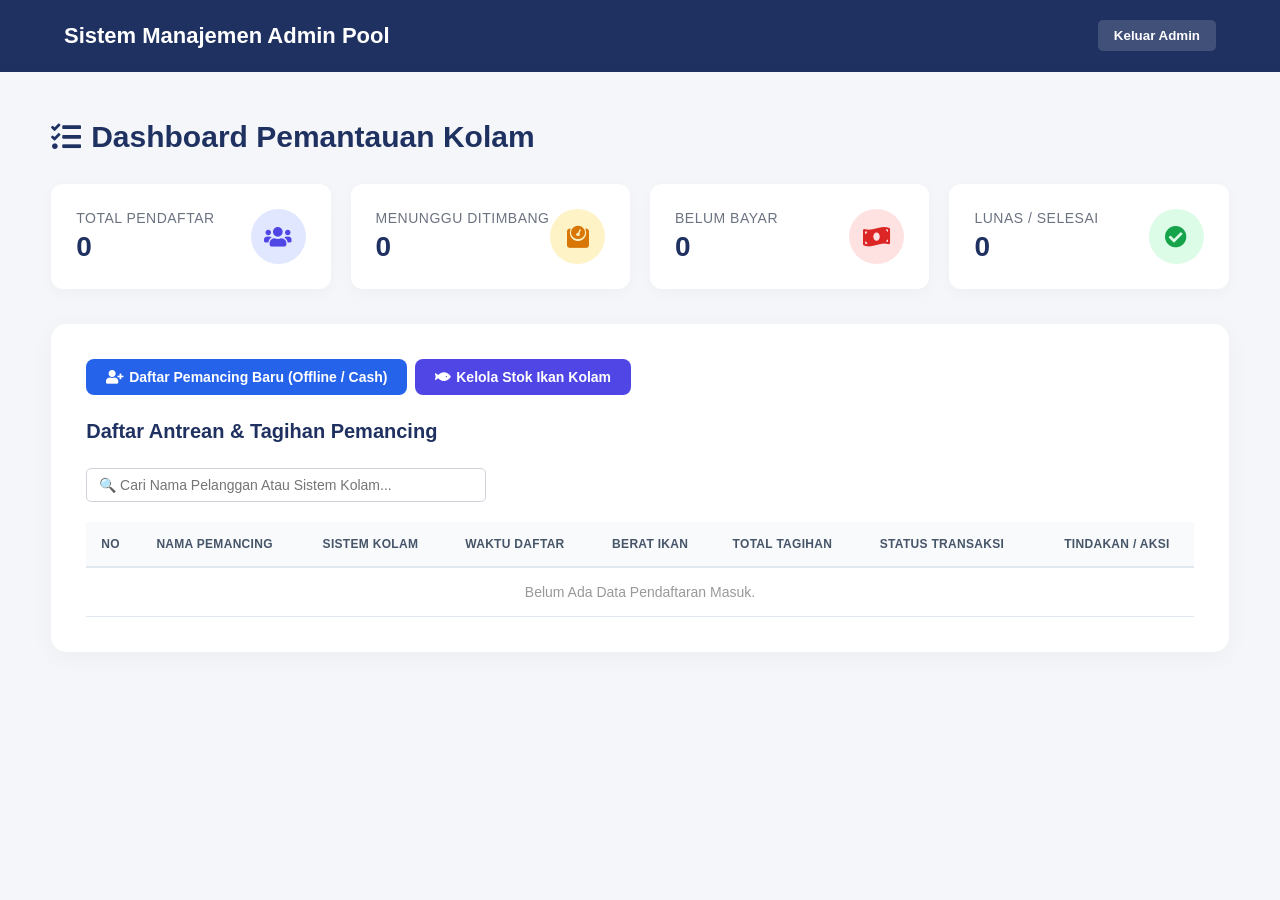
<file: dashboard-pengelola.html>
<!doctype html>
<html lang="en">
  <head>
    <meta charset="UTF-8" />
    <meta http-equiv="X-UA-Compatible" content="IE=edge" />
    <meta name="viewport" content="width=device-width, initial-scale=1.0" />
    <title>Dashboard Pengelola - Pemancingan Raja</title>
    <link rel="stylesheet" href="assets/css/style.css" />
    <link
      rel="stylesheet"
      href="https://cdnjs.cloudflare.com/ajax/libs/font-awesome/5.15.3/css/all.min.css"
    />

    <style>
      /* --- TEMA UTAMA DASHBOARD PENGELOLA / ADMIN --- */
      body {
        font-family: "Poppins", sans-serif;
        background: #f4f6f9;
        margin: 0;
        padding: 0;
      }

      .admin-section {
        padding: 12rem 4% 4rem 4%;
        min-height: 100vh;
        box-sizing: border-box;
      }

      .admin-container {
        max-width: 120rem;
        margin: 0 auto;
      }

      .admin-container h2 {
        font-size: 3rem;
        color: #1f3160;
        font-weight: 700;
        margin-bottom: 3rem;
        display: flex;
        align-items: center;
        gap: 1rem;
      }

      /* PANEL DATA ATAS (BEBAS DARI KOTAK VERIFIKASI - BERSIH 4 KOLOM) */
      .stats-grid {
        display: grid;
        grid-template-columns: repeat(auto-fit, minmax(22rem, 1fr));
        gap: 2rem;
        margin-bottom: 3.5rem;
      }

      .stat-card {
        background: #fff;
        padding: 2.5rem;
        border-radius: 1.2rem;
        box-shadow: 0 0.4rem 1.5rem rgba(0, 0, 0, 0.03);
        display: flex;
        align-items: center;
        justify-content: space-between;
      }

      .stat-info h4 {
        margin: 0;
        font-size: 1.4rem;
        color: #6b7280;
        font-weight: 500;
        text-transform: uppercase;
        letter-spacing: 0.05rem;
      }

      .stat-info p {
        margin: 0.5rem 0 0 0;
        font-size: 2.8rem;
        font-weight: 700;
        color: #1f3160;
      }

      .stat-icon {
        width: 5.5rem;
        height: 5.5rem;
        border-radius: 50%;
        display: flex;
        align-items: center;
        justify-content: center;
        font-size: 2.2rem;
      }

      /* KOTAK ANTRIAN UTAMA */
      .admin-card-table {
        background: #fff;
        padding: 3.5rem;
        border-radius: 1.5rem;
        box-shadow: 0 0.5rem 2.5rem rgba(0, 0, 0, 0.04);
        margin-bottom: 4rem;
      }

      .admin-card-table h3 {
        margin: 0 0 2.5rem 0;
        font-size: 2rem;
        color: #1f3160;
        font-weight: 600;
      }

      /* STRUKTUR TABEL MODERN */
      .table-responsive {
        width: 100%;
        overflow-x: auto;
      }

      .admin-table {
        width: 100%;
        border-collapse: collapse;
        text-align: left;
        font-size: 1.4rem;
      }

      .admin-table th {
        background: #f8fafc;
        padding: 1.5rem;
        color: #475569;
        font-weight: 600;
        border-bottom: 2px solid #e2e8f0;
        text-transform: uppercase;
        font-size: 1.2rem;
        letter-spacing: 0.03rem;
      }

      .admin-table td {
        padding: 1.6rem 1.5rem;
        border-bottom: 1px solid #e2e8f0;
        color: #334155;
        vertical-align: middle;
      }

      .admin-table tr:hover {
        background: #f8fafc;
      }

      /* TOMBOL DESAIN ACTION BAR */
      .btn-action {
        padding: 0.7rem 1.4rem;
        border: none;
        border-radius: 0.6rem;
        font-size: 1.2rem;
        font-weight: 600;
        cursor: pointer;
        display: inline-flex;
        align-items: center;
        gap: 0.5rem;
        transition: all 0.2s ease;
        color: #fff;
      }

      .btn-timbang {
        background: #f59e0b;
      }
      .btn-timbang:hover {
        background: #d97706;
      }

      .btn-lunas {
        background: #10b981;
      }
      .btn-lunas:hover {
        background: #059669;
      }

      .btn-set-status {
        background: #3b82f6;
      }
      .btn-set-status:hover {
        background: #1d4ed8;
      }

      .btn-offline {
        background: #2563eb;
        padding: 1rem 2rem;
        font-size: 1.4rem;
        border-radius: 0.8rem;
        margin-bottom: 2.5rem;
      }
      .btn-offline:hover {
        background: #1d4ed8;
      }

      .badge-sistem {
        background: #e0f2fe;
        color: #0369a1;
        padding: 0.3rem 0.8rem;
        border-radius: 0.4rem;
        font-weight: 600;
        font-size: 1.1rem;
        text-transform: uppercase;
      }

      /* MODAL STYLE POPUP */
      .modal-layover {
        display: none;
        position: fixed;
        top: 0;
        left: 0;
        width: 100%;
        height: 100%;
        background: rgba(0, 0, 0, 0.5);
        z-index: 2000;
        justify-content: center;
        align-items: center;
      }

      .modal-box {
        background: #fff;
        padding: 3rem;
        border-radius: 1.2rem;
        width: 100%;
        max-width: 45rem;
        box-shadow: 0 1rem 3rem rgba(0, 0, 0, 0.15);
        box-sizing: border-box;
      }

      .modal-box h3 {
        margin-top: 0;
        margin-bottom: 2rem;
        font-size: 2rem;
        color: #1f3160;
        border-bottom: 2px solid #f1f5f9;
        padding-bottom: 1rem;
      }

      .form-group {
        margin-bottom: 1.5rem;
      }

      .form-group label {
        display: block;
        font-size: 1.3rem;
        font-weight: 600;
        color: #475569;
        margin-bottom: 0.6rem;
      }

      .form-group input,
      .form-group select {
        width: 100%;
        padding: 1rem;
        border: 1px solid #cbd5e1;
        border-radius: 0.6rem;
        font-size: 1.4rem;
        box-sizing: border-box;
        font-family: inherit;
      }

      .modal-actions {
        display: flex;
        justify-content: flex-end;
        gap: 1rem;
        margin-top: 2.5rem;
      }
    </style>
  </head>
  <body>
    <header
      class="header-nav"
      style="
        background: #1f3160;
        padding: 2rem 5%;
        color: #fff;
        position: fixed;
        width: 100%;
        top: 0;
        box-sizing: border-box;
        z-index: 1000;
        display: flex;
        justify-content: space-between;
        align-items: center;
      "
    >
      <h1 style="margin: 0; font-size: 2.2rem">Sistem Manajemen Admin Pool</h1>
      <button
        onclick="window.location.href = 'masuk.html'"
        style="
          background: rgba(255, 255, 255, 0.15);
          border: none;
          color: #fff;
          padding: 0.8rem 1.6rem;
          border-radius: 0.5rem;
          cursor: pointer;
          font-weight: 600;
        "
      >
        Keluar Admin
      </button>
    </header>

    <section class="admin-section">
      <div class="admin-container">
        <h2><i class="fas fa-tasks"></i> Dashboard Pemantauan Kolam</h2>

        <div class="stats-grid">
          <div class="stat-card">
            <div class="stat-info">
              <h4>Total Pendaftar</h4>
              <p id="statTotal">0</p>
            </div>
            <div class="stat-icon" style="background: #e0e7ff; color: #4f46e5">
              <i class="fas fa-users"></i>
            </div>
          </div>
          <div class="stat-card">
            <div class="stat-info">
              <h4>Menunggu Ditimbang</h4>
              <p id="statTimbang">0</p>
            </div>
            <div class="stat-icon" style="background: #fef3c7; color: #d97706">
              <i class="fas fa-weight"></i>
            </div>
          </div>
          <div class="stat-card">
            <div class="stat-info">
              <h4>Belum Bayar</h4>
              <p id="statBayar">0</p>
            </div>
            <div class="stat-icon" style="background: #fee2e2; color: #dc2626">
              <i class="fas fa-money-bill-wave"></i>
            </div>
          </div>
          <div class="stat-card">
            <div class="stat-info">
              <h4>Lunas / Selesai</h4>
              <p id="statLunas">0</p>
            </div>
            <div class="stat-icon" style="background: #dcfce7; color: #16a34a">
              <i class="fas fa-check-circle"></i>
            </div>
          </div>
        </div>

        <div class="admin-card-table">
          <button
            class="btn-action btn-offline"
            onclick="bukaModalPendaftaran()"
          >
            <i class="fas fa-user-plus"></i> Daftar Pemancing Baru (Offline /
            Cash)
          </button>

          <button
            class="btn-action"
            style="
              background: #4f46e5;
              padding: 1rem 2rem;
              font-size: 1.4rem;
              border-radius: 0.8rem;
              margin-bottom: 2.5rem;
              margin-left: 0.5rem;
            "
            onclick="window.location.href = 'stok.html'"
          >
            <i class="fas fa-fish"></i> Kelola Stok Ikan Kolam
          </button>

          <h3>Daftar Antrean & Tagihan Pemancing</h3>

          <div style="margin-bottom: 2rem; max-width: 40rem">
            <input
              type="text"
              id="searchAdmin"
              placeholder="🔍 Cari nama pelanggan atau sistem kolam..."
              style="
                width: 100%;
                padding: 0.8rem 1.2rem;
                border: 1px solid #ced4da;
                border-radius: 0.5rem;
                font-size: 1.4rem;
                box-sizing: border-box;
              "
              oninput="renderTabelAdmin()"
            />
          </div>

          <div class="table-responsive">
            <table class="admin-table">
              <thead>
                <tr>
                  <th>No</th>
                  <th>Nama Pemancing</th>
                  <th>Sistem Kolam</th>
                  <th>Waktu Daftar</th>
                  <th>Berat Ikan</th>
                  <th>Total Tagihan</th>
                  <th>Status Transaksi</th>
                  <th style="text-align: center">Tindakan / Aksi</th>
                </tr>
              </thead>
              <tbody id="bodyTabelAdmin"></tbody>
            </table>
          </div>
        </div>
      </div>
    </section>

    <div class="modal-layover" id="modalPendaftaranOffline">
      <div class="modal-box">
        <h3><i class="fas fa-user-plus"></i> Pendaftaran Pemancing</h3>
        <div class="form-group">
          <label for="inputNamaOffline">Nama Lengkap Pemancing:</label>
          <input
            type="text"
            id="inputNamaOffline"
            placeholder="Contoh: Pak Budi"
          />
        </div>
        <div class="form-group">
          <label for="selectSistemOffline">Pilih Kategori Paket Kolam:</label>
          <select id="selectSistemOffline">
            <option value="harian">Mancing Harian Gabrukan (Rp 50.000)</option>
            <option value="kiloan-bawal">
              Kiloan - Ikan Bawal (Rp 35.000/Kg)
            </option>
            <option value="kiloan-mas">Kiloan - Ikan Mas (Rp 45.000/Kg)</option>
            <option value="kiloan-lele">
              Kiloan - Ikan Lele (Rp 25.000/Kg)
            </option>
          </select>
        </div>
        <div class="modal-actions">
          <button
            class="btn-action"
            style="background: #64748b"
            onclick="tutupModalPendaftaran()"
          >
            Batal
          </button>
          <button
            class="btn-action"
            style="background: #10b981"
            onclick="simpanPendaftaranOffline()"
          >
            Simpan Data
          </button>
        </div>
      </div>
    </div>

    <div class="modal-layover" id="modalTimbangIkan">
      <div class="modal-box">
        <h3><i class="fas fa-weight"></i> Input Timbangan Hasil</h3>
        <input type="hidden" id="indexPemancingTimbang" value="" />
        <div class="form-group">
          <label>Nama Pemancing:</label>
          <input
            type="text"
            id="displayNamaTimbang"
            readonly
            style="background: #f1f5f9; font-weight: bold"
          />
        </div>
        <div class="form-group">
          <label>Sistem Kategori:</label>
          <input
            type="text"
            id="displaySistemTimbang"
            readonly
            style="background: #f1f5f9; text-transform: uppercase"
          />
        </div>
        <div class="form-group" id="groupInputBerat">
          <label for="inputBeratIkan">Berat Total Tangkapan (Kg):</label>
          <input
            type="number"
            id="inputBeratIkan"
            step="0.1"
            min="0.1"
            value="1.0"
          />
        </div>
        <div class="modal-actions">
          <button
            class="btn-action"
            style="background: #64748b"
            onclick="tutupModalTimbang()"
          >
            Batal
          </button>
          <button
            class="btn-action"
            style="background: #f59e0b"
            onclick="simpanHasilTimbangan()"
          >
            Proses Masuk Tagihan
          </button>
        </div>
      </div>
    </div>

    <script>
      function hitungStatistik() {
        let dbPendaftaran =
          JSON.parse(localStorage.getItem("db_pendaftaran_mancing")) || [];

        document.getElementById("statTotal").innerText = dbPendaftaran.length;

        let jmlTimbang = dbPendaftaran.filter(
          (item) => item.status === "Belum Ditimbang",
        ).length;
        document.getElementById("statTimbang").innerText = jmlTimbang;

        let jmlBayar = dbPendaftaran.filter(
          (item) =>
            item.status === "Belum Bayar" ||
            item.status === "Sedang Diverifikasi Pembayaran" ||
            item.status === "Proses",
        ).length;
        document.getElementById("statBayar").innerText = jmlBayar;

        let jmlLunas = dbPendaftaran.filter(
          (item) => item.status === "Lunas",
        ).length;
        document.getElementById("statLunas").innerText = jmlLunas;
      }

      function renderTabelAdmin() {
        const tbody = document.getElementById("bodyTabelAdmin");
        let dbPendaftaran =
          JSON.parse(localStorage.getItem("db_pendaftaran_mancing")) || [];

        const kataKunci = document.getElementById("searchAdmin")
          ? document.getElementById("searchAdmin").value.toLowerCase().trim()
          : "";

        tbody.innerHTML = "";

        if (dbPendaftaran.length === 0) {
          tbody.innerHTML = `<tr><td colspan="8" style="text-align:center; color:#999;">Belum ada data pendaftaran masuk.</td></tr>`;
          hitungStatistik();
          return;
        }

        let barisDibuat = 0;

        for (let i = dbPendaftaran.length - 1; i >= 0; i--) {
          let item = dbPendaftaran[i];

          if (kataKunci !== "") {
            let namaUser = (item.nama || "").toLowerCase();
            let tipeSistem = (item.sistem || "").toLowerCase();
            let statusNota = (item.status || "").toLowerCase();

            if (
              !namaUser.includes(kataKunci) &&
              !tipeSistem.includes(kataKunci) &&
              !statusNota.includes(kataKunci)
            ) {
              continue;
            }
          }

          barisDibuat++;

          let penandaStatus = "";
          let tombolAksi = "";

          // --- LOGIKA ALUR REVISI TOTAL (AKURAT SAMA SEPERTI GAMBAR) ---
          if (item.status === "Belum Ditimbang") {
            penandaStatus = `<span style="color:#d97706; font-weight:bold; background:#fef3c7; padding:0.3rem 0.8rem; border-radius:0.4rem;">Timbang Ikan</span>`;
            tombolAksi = `<button class="btn-action btn-timbang" onclick="bukaModalTimbang(${i})"><i class="fas fa-weight"></i> Timbang</button>`;
          } else if (item.status === "Belum Bayar") {
            penandaStatus = `<span style="color:#ef4444; font-weight:bold; background:#fee2e2; padding:0.3rem 0.8rem; border-radius:0.4rem;">Belum Bayar</span>`;
            tombolAksi = `<button class="btn-action btn-lunas" onclick="setelStatusLunasManual(${i})"><i class="fas fa-check"></i> Set Lunas</button>`;
          } else if (item.status === "Sedang Diverifikasi Pembayaran") {
            // TAHAP 1: KETIKA DI AKUN USER SEDANG DIVERIFIKASI -> STATUS TRANSAKSI DI SINI ADALAH DIVERIFIKASI
            penandaStatus = `<span style="color:#2563eb; font-weight:bold; background:#e0f2fe; padding:0.3rem 0.8rem; border-radius:0.4rem;"><i class="fas fa-clock"></i> Diverifikasi</span>`;
            // TOMBOLNYA ADALAH "SET STATUS"
            tombolAksi = `<button class="btn-action btn-set-status" onclick="ubahKeStatusProses(${i})"><i class="fas fa-tasks"></i> Set Status</button>`;
          } else if (item.status === "Proses") {
            // TAHAP 2: SETELAH DI "SET STATUS", MAKA STATUS TRANSAKSI DI SINI BERUBAH JADI PROSES
            penandaStatus = `<span style="color:#6366f1; font-weight:bold; background:#e0e7ff; padding:0.3rem 0.8rem; border-radius:0.4rem;"><i class="fas fa-spinner fa-spin"></i> Proses</span>`;
            // DAN TOMBOL AKSINYA SEKARANG ADALAH "SET LUNAS"
            tombolAksi = `<button class="btn-action btn-lunas" onclick="setelStatusLunasManual(${i})"><i class="fas fa-check-double"></i> Set Lunas</button>`;
          } else {
            // TAHAP AKHIR: SETELAH KLIK "SET LUNAS", BARULAH STATUSNYA MENJADI LUNAS/SELESAI DAN TINDAKAN JADI SELESAI
            penandaStatus = `<span style="color:#16a34a; font-weight:bold; background:#dcfce7; padding:0.3rem 0.8rem; border-radius:0.4rem;">Lunas / Selesai</span>`;
            tombolAksi = `<span style="color:#6b7280; font-size:1.2rem; font-weight:600;"><i class="fas fa-check-double"></i> Selesai</span>`;
          }

          let tampilBerat = item.beratIkan || "-";
          let tampilBayar = item.totalBayar
            ? "Rp " + parseInt(item.totalBayar).toLocaleString("id-ID")
            : "-";

          let tr = document.createElement("tr");
          tr.innerHTML = `
            <td>${i + 1}</td>
            <td><strong>${item.nama}</strong></td>
            <td><span class="badge-sistem">${item.sistem}</span></td>
            <td>${item.tanggalMancing || item.waktuPendaftaran || "-"}</td>
            <td><strong style="color:#2563eb;">${tampilBerat}</strong></td>
            <td><strong style="color:#16a34a;">${tampilBayar}</strong></td>
            <td>${penandaStatus}</td>
            <td>
              <div style="display:flex; gap:0.5rem; justify-content:center; align-items:center;">
                ${tombolAksi}
                <button class="btn-action" style="background:#ef4444;" onclick="hapusDataReservasi(${i})"><i class="fas fa-trash"></i></button>
              </div>
            </td>
          `;
          tbody.appendChild(tr);
        }

        if (barisDibuat === 0 && kataKunci !== "") {
          tbody.innerHTML = `<tr><td colspan="8" style="text-align:center; color:#999; padding: 2rem;">Data pelanggan tidak ditemukan.</td></tr>`;
        }

        hitungStatistik();
      }

      // AKSI TAHAP 1: MENGUBAH DIVERIFIKASI MENJADI "Proses"
      function ubahKeStatusProses(index) {
        let dbPendaftaran =
          JSON.parse(localStorage.getItem("db_pendaftaran_mancing")) || [];

        if (
          confirm(
            `Ubah status transaksi "${dbPendaftaran[index].nama}" menjadi "Proses"?`,
          )
        ) {
          dbPendaftaran[index].status = "Proses"; // DISET PROSES AGAR COCOK DI IF ATAS DAN DI AKUN.HTML
          localStorage.setItem(
            "db_pendaftaran_mancing",
            JSON.stringify(dbPendaftaran),
          );
          alert(
            "Status diperbarui menjadi Proses! Sekarang Anda bisa menekan tombol Set Lunas.",
          );
          renderTabelAdmin();
        }
      }

      // AKSI TAHAP 2: MENGUBAH STATUS MENJADI FINAL "Lunas"
      function setelStatusLunasManual(index) {
        let dbPendaftaran =
          JSON.parse(localStorage.getItem("db_pendaftaran_mancing")) || [];

        if (
          confirm(
            `Apakah Anda yakin ingin menyatakan LUNAS untuk pembayaran "${dbPendaftaran[index].nama}"?`,
          )
        ) {
          dbPendaftaran[index].status = "Lunas"; // DISET LUNAS UNTUK SINKRONISASI AKHIR
          localStorage.setItem(
            "db_pendaftaran_mancing",
            JSON.stringify(dbPendaftaran),
          );
          alert("Transaksi berhasil dinyatakan LUNAS!");
          renderTabelAdmin();
        }
      }

      // --- POPUP LOGIK TIMBANGAN ---
      function bukaModalTimbang(index) {
        let dbPendaftaran =
          JSON.parse(localStorage.getItem("db_pendaftaran_mancing")) || [];
        let pemancing = dbPendaftaran[index];

        document.getElementById("indexPemancingTimbang").value = index;
        document.getElementById("displayNamaTimbang").value = pemancing.nama;
        document.getElementById("displaySistemTimbang").value =
          pemancing.sistem;
        document.getElementById("inputBeratIkan").value = "1.0";

        if (pemancing.sistem === "harian") {
          document.getElementById("groupInputBerat").style.display = "none";
        } else {
          document.getElementById("groupInputBerat").style.display = "block";
        }

        document.getElementById("modalTimbangIkan").style.display = "flex";
      }

      function tutupModalTimbang() {
        document.getElementById("modalTimbangIkan").style.display = "none";
      }

      function simpanHasilTimbangan() {
        let index = parseInt(
          document.getElementById("indexPemancingTimbang").value,
        );
        let dbPendaftaran =
          JSON.parse(localStorage.getItem("db_pendaftaran_mancing")) || [];
        let pemancing = dbPendaftaran[index];

        let beratTampil = "-";
        let totalTagihan = 0;

        if (pemancing.sistem !== "harian") {
          let inputBerat = document.getElementById("inputBeratIkan").value;
          let beratAngka = parseFloat(inputBerat);

          if (isNaN(beratAngka) || beratAngka <= 0) {
            alert("Input berat tidak valid!");
            return;
          }

          beratTampil = beratAngka + " Kg";

          if (pemancing.sistem === "kiloan-bawal")
            totalTagihan = beratAngka * 35000;
          else if (pemancing.sistem === "kiloan-mas")
            totalTagihan = beratAngka * 45000;
          else if (pemancing.sistem === "kiloan-lele")
            totalTagihan = beratAngka * 25000;
          else totalTagihan = beratAngka * 35000;
        } else {
          totalTagihan = 50000;
          beratTampil = "-";
        }

        dbPendaftaran[index].beratIkan = beratTampil;
        dbPendaftaran[index].totalBayar = totalTagihan;
        dbPendaftaran[index].status = "Belum Bayar";

        localStorage.setItem(
          "db_pendaftaran_mancing",
          JSON.stringify(dbPendaftaran),
        );

        tutupModalTimbang();
        alert(`Berhasil menyimpan data timbangan untuk ${pemancing.nama}!`);
        renderTabelAdmin();
      }

      // --- LOGIKA FORM MODAL POP-UP PENDAFTARAN OFFLINE ---
      function bukaModalPendaftaran() {
        document.getElementById("inputNamaOffline").value = "";
        document.getElementById("selectSistemOffline").selectedIndex = 0;
        document.getElementById("modalPendaftaranOffline").style.display =
          "flex";
      }

      function tutupModalPendaftaran() {
        document.getElementById("modalPendaftaranOffline").style.display =
          "none";
      }

      function simpanPendaftaranOffline() {
        let namaInput = document.getElementById("inputNamaOffline").value;
        let sistemSelect = document.getElementById("selectSistemOffline").value;

        if (!namaInput.trim()) {
          alert("Nama pemancing tidak boleh kosong Pak!");
          return;
        }

        let dbPendaftaran =
          JSON.parse(localStorage.getItem("db_pendaftaran_mancing")) || [];

        dbPendaftaran.push({
          nama: namaInput.trim(),
          tanggalMancing: new Date().toLocaleDateString("id-ID"),
          waktuPendaftaran: new Date().toLocaleString("id-ID"),
          sistem: sistemSelect,
          status: "Belum Ditimbang",
        });

        localStorage.setItem(
          "db_pendaftaran_mancing",
          JSON.stringify(dbPendaftaran),
        );

        tutupModalPendaftaran();
        alert(`Berhasil mendaftarkan ${namaInput} secara offline! ✨`);
        renderTabelAdmin();
      }

      function hapusDataReservasi(index) {
        let dbPendaftaran =
          JSON.parse(localStorage.getItem("db_pendaftaran_mancing")) || [];
        if (confirm("Hapus data ini?")) {
          dbPendaftaran.splice(index, 1);
          localStorage.setItem(
            "db_pendaftaran_mancing",
            JSON.stringify(dbPendaftaran),
          );
          renderTabelAdmin();
        }
      }

      window.addEventListener("storage", function (e) {
        if (e.key === "db_pendaftaran_mancing") {
          renderTabelAdmin();
        }
      });

      renderTabelAdmin();
    </script>
  </body>
</html>
</file>
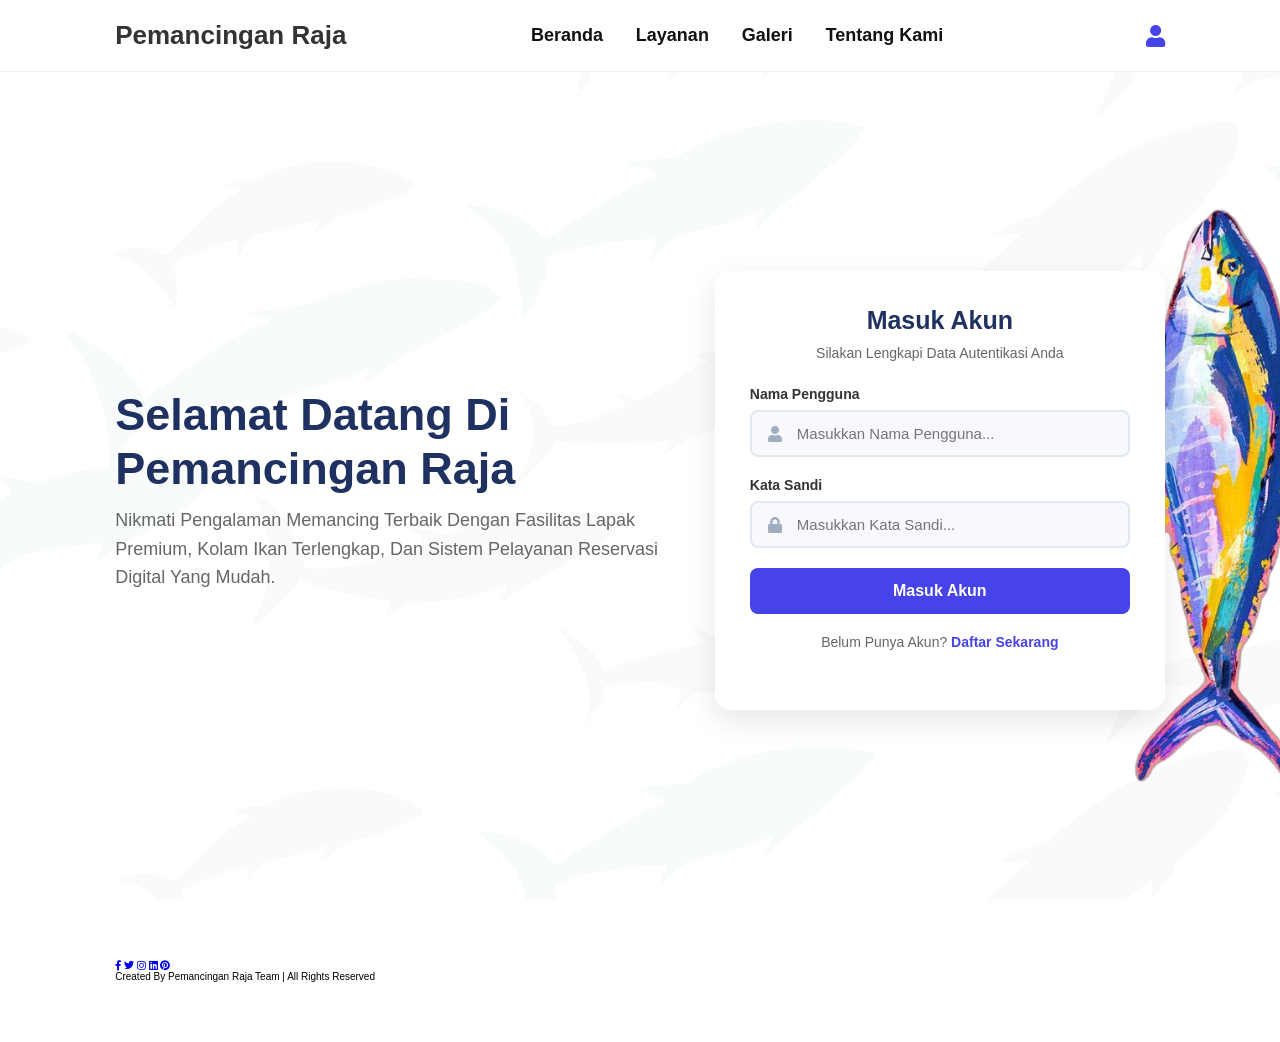
<file: masuk.html>
<!doctype html>
<html lang="en">
  <head>
    <meta charset="UTF-8" />
    <meta http-equiv="X-UA-Compatible" content="IE=edge" />
    <meta name="viewport" content="width=device-width, initial-scale=1.0" />
    <title>Masuk Akun - Pemancingan Raja</title>
    <link rel="stylesheet" href="assets/css/style.css" />
    <link
      rel="stylesheet"
      href="https://cdnjs.cloudflare.com/ajax/libs/font-awesome/5.15.3/css/all.min.css"
    />

    <style>
      .login-section {
        display: flex;
        align-items: center;
        justify-content: space-between;
        min-height: 100vh;
        background: url("assets/img/bg.svg") no-repeat;
        background-size: cover;
        background-position: center;
        gap: 4rem;
        padding: 12rem 9% 4rem 9%;
        box-sizing: border-box;
      }

      .login-content {
        flex: 1 1 50rem;
        text-align: left;
      }

      .login-content h2 {
        font-size: 4.5rem;
        color: #1f3160;
        font-weight: 800;
        margin-bottom: 1rem;
        line-height: 1.2;
      }

      .login-content p {
        font-size: 1.8rem;
        color: #666;
        line-height: 1.6;
      }

      .form-container {
        max-width: 45rem;
        width: 100%;
        background: #fff;
        padding: 3.5rem;
        border-radius: 1.5rem;
        box-shadow: 0 1rem 3rem rgba(0, 0, 0, 0.1);
        box-sizing: border-box;
      }

      .form-container h3 {
        font-size: 2.5rem;
        color: #1f3160;
        margin-bottom: 1rem;
        font-weight: 800;
        text-align: center;
      }

      .form-container p {
        font-size: 1.4rem;
        color: #666;
        margin-bottom: 2.5rem;
        text-align: center;
      }

      .box-input-group {
        position: relative;
        margin-bottom: 2rem;
        width: 100%;
      }

      .box-input-group label {
        display: block;
        font-size: 1.4rem;
        color: #333;
        font-weight: 600;
        margin-bottom: 0.8rem;
        text-align: left;
      }

      .box-input-group input {
        width: 100%;
        padding: 1.3rem 1.5rem 1.3rem 4.5rem;
        font-size: 1.5rem;
        color: #333;
        background: #f7f9fc;
        border: 2px solid #e2e8f0;
        border-radius: 0.8rem;
        outline: none;
        box-sizing: border-box;
        transition: 0.2s;
      }

      .box-input-group input:focus {
        border-color: #4643e8;
        background: #fff;
      }

      .box-input-group i {
        position: absolute;
        left: 1.8rem;
        bottom: 1.5rem;
        font-size: 1.6rem;
        color: #a0aec0;
      }

      .form-container .btn {
        display: block;
        width: 100%;
        text-align: center;
        padding: 1.4rem;
        background: #4643e8;
        color: #fff;
        font-size: 1.6rem;
        font-weight: 700;
        border-radius: 0.8rem;
        text-decoration: none;
        box-sizing: border-box;
        transition: 0.3s;
        margin-top: 1rem;
        cursor: pointer;
        border: none;
      }

      .form-container .btn:hover {
        background: #332fd0;
        box-shadow: 0 0.5rem 1.5rem rgba(70, 67, 232, 0.3);
      }

      .register-notice-text {
        font-size: 1.4rem;
        color: #666;
        margin-top: 2rem;
        text-align: center;
      }

      .register-notice-text a {
        color: #4643e8;
        text-decoration: none;
        font-weight: 600;
      }

      .register-notice-text a:hover {
        text-decoration: underline;
      }

      /* KUNCI OTOMATIS RESPONSIF HP (Media Query di bawah 991px) */
      @media (max-width: 991px) {
        .login-section {
          padding: 12rem 4% 4rem 4%;
          flex-direction: column; /* Mengubah susunan menjadi ke bawah (Teks di atas, Form di bawah) */
          justify-content: center;
          align-items: center;
          gap: 2.5rem;
        }
        .login-content {
          text-align: center; /* Membuat teks rata tengah khusus di HP */
          flex: none;
          width: 100%;
        }
        .login-content h2 {
          font-size: 3.2rem; /* Memperkecil sedikit ukuran font di HP agar pas */
        }
        .login-content p {
          font-size: 1.5rem;
        }
      }
    </style>
  </head>
  <body>
    <header>
      <a href="index.html" class="logo">Pemancingan Raja</a>
      <nav class="navbar">
        <a href="index.html">Beranda</a>
        <a href="index.html#layanan">Layanan</a>
        <a href="index.html#galeri">Galeri</a>
        <a href="index.html#tentang">Tentang Kami</a>
      </nav>
      <div class="icons">
        <div class="fas fa-bars" id="menu-btn"></div>
        <a href="masuk.html" class="fa fa-user" style="color: #4643e8"></a>
      </div>
    </header>

    <section class="login-section">
      <div class="login-content">
        <h2>Selamat Datang di Pemancingan Raja</h2>
        <p>
          Nikmati pengalaman memancing terbaik dengan fasilitas lapak premium,
          kolam ikan terlengkap, dan sistem pelayanan reservasi digital yang
          mudah.
        </p>
      </div>

      <div class="form-container">
        <h3>Masuk Akun</h3>
        <p>Silakan lengkapi data autentikasi Anda</p>

        <form
          onsubmit="
            event.preventDefault();
            prosesLogin(event);
          "
        >
          <div class="box-input-group">
            <label for="username">Nama Pengguna</label>
            <i class="fas fa-user"></i>
            <input
              type="text"
              id="username"
              placeholder="Masukkan nama pengguna..."
              required
            />
          </div>

          <div class="box-input-group">
            <label for="password">Kata Sandi</label>
            <i class="fas fa-lock"></i>
            <input
              type="password"
              id="password"
              placeholder="Masukkan kata sandi..."
              required
            />
          </div>

          <a class="btn" onclick="prosesLogin(event)">Masuk Akun</a>

          <p class="register-notice-text">
            Belum punya akun?
            <a href="buat-akun.html">Daftar Sekarang</a>
          </p>
        </form>
      </div>
    </section>

    <section class="footer">
      <div class="share">
        <a href="#" class="fab fa-facebook-f"></a>
        <a href="#" class="fab fa-twitter"></a>
        <a href="#" class="fab fa-instagram"></a>
        <a href="#" class="fab fa-linkedin"></a>
        <a href="#" class="fab fa-pinterest"></a>
      </div>
      <div class="credit">
        Created by <span>Pemancingan Raja Team</span> | All Rights Reserved
      </div>
    </section>

    <script>
      const AKUN_PENGELOLA_DEFAULT = {
        nama: "admin",
        password: "raja",
        role: "pengelola",
      };

      function suntikPengelolaOtomatis() {
        let databaseUser =
          JSON.parse(localStorage.getItem("db_users_pemancingan")) || [];
        const apakahAda = databaseUser.some(
          (user) =>
            user.nama &&
            user.nama.toLowerCase() ===
              AKUN_PENGELOLA_DEFAULT.nama.toLowerCase(),
        );

        if (!apakahAda) {
          databaseUser.push(AKUN_PENGELOLA_DEFAULT);
          localStorage.setItem(
            "db_users_pemancingan",
            JSON.stringify(databaseUser),
          );
          console.log("Sistem: Akun pengelola berhasil disuntikkan otomatis!");
        }
      }

      suntikPengelolaOtomatis();

      function prosesLogin(e) {
        if (e) e.preventDefault();

        const usernameInput = document.getElementById("username").value.trim();
        const passwordInput = document.getElementById("password").value.trim();

        if (!usernameInput || !passwordInput) {
          alert("Maaf Pak, Nama Pengguna dan Kata Sandi wajib diisi!");
          return;
        }

        if (
          usernameInput.toLowerCase() ===
            AKUN_PENGELOLA_DEFAULT.nama.toLowerCase() &&
          passwordInput === AKUN_PENGELOLA_DEFAULT.password
        ) {
          alert(
            `Login Berhasil! Selamat datang Pengelola Pemancingan Raja. 🛠️`,
          );
          localStorage.setItem(
            "sesi_login",
            JSON.stringify(AKUN_PENGELOLA_DEFAULT),
          );
          window.location.href = "dashboard-pengelola.html";
          return;
        }

        let databaseUser =
          JSON.parse(localStorage.getItem("db_users_pemancingan")) || [];

        const userDitemukan = databaseUser.find(
          (user) =>
            user.nama &&
            user.nama.toLowerCase() === usernameInput.toLowerCase() &&
            user.password === passwordInput,
        );

        if (userDitemukan) {
          if (userDitemukan.role === "pengelola") {
            alert(
              `Login Berhasil! Selamat datang Pengelola ${userDitemukan.nama}. 🛠️`,
            );
            localStorage.setItem("sesi_login", JSON.stringify(userDitemukan));
            window.location.href = "dashboard-pengelola.html";
            return;
          }

          alert(
            "Login Berhasil! Selamat datang " + userDitemukan.nama + ". ✨",
          );
          localStorage.setItem("sesi_login", JSON.stringify(userDitemukan));
          window.location.href = "dashboard-pelanggan.html";
        } else {
          alert(
            "Maaf Pak, Nama Pengguna atau Kata Sandi salah. Silakan periksa kembali!",
          );
        }
      }
    </script>
  </body>
</html>
</file>
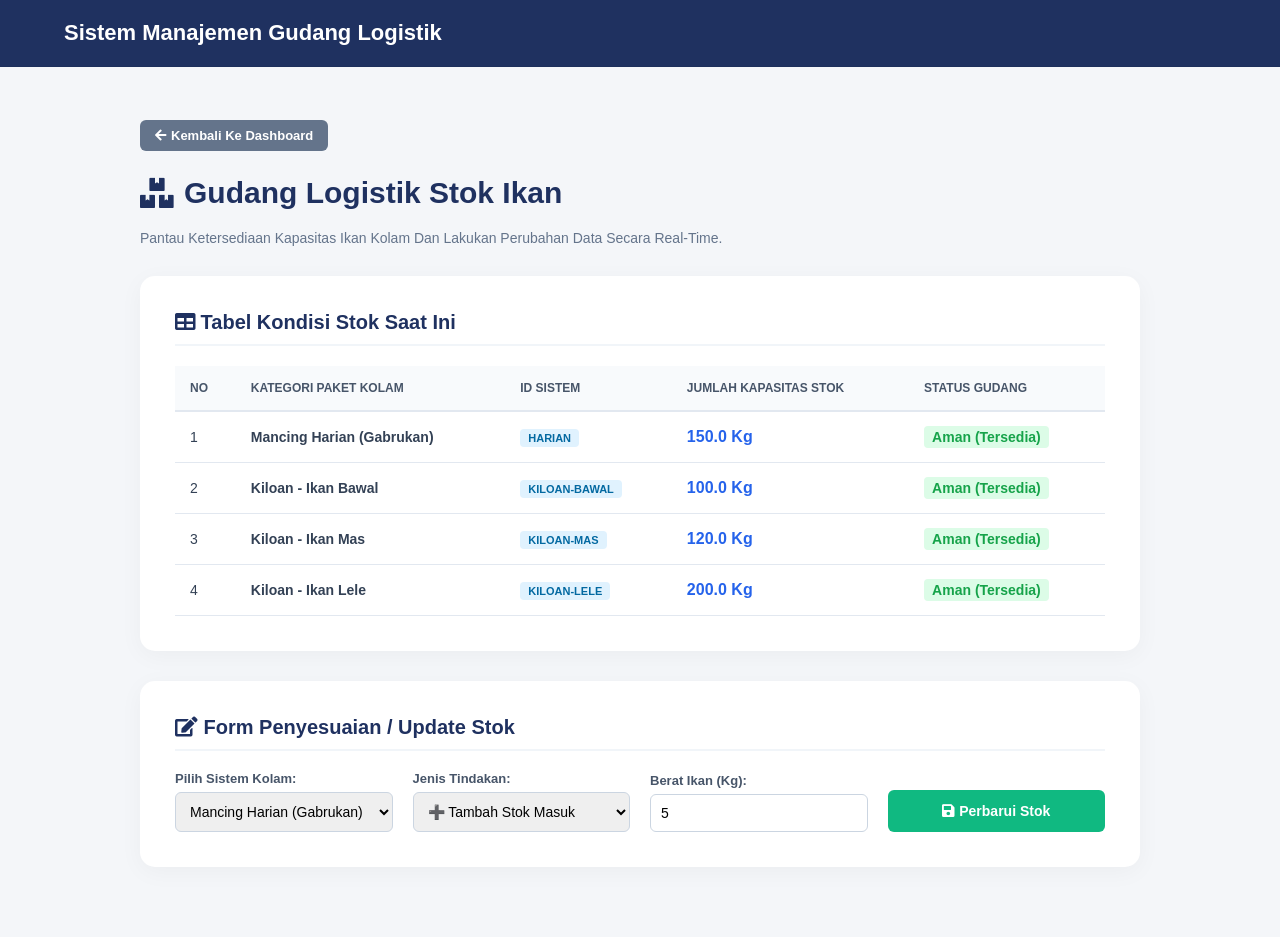
<file: stok.html>
<!doctype html>
<html lang="en">
  <head>
    <meta charset="UTF-8" />
    <meta http-equiv="X-UA-Compatible" content="IE=edge" />
    <meta name="viewport" content="width=device-width, initial-scale=1.0" />
    <title>Kelola Stok Ikan - Pemancingan Raja</title>
    <link rel="stylesheet" href="assets/css/style.css" />
    <link
      rel="stylesheet"
      href="https://cdnjs.cloudflare.com/ajax/libs/font-awesome/5.15.3/css/all.min.css"
    />

    <style>
      /* --- TEMA UTAMA DISESUAIKAN DENGAN DASHBOARD ADMIN --- */
      body {
        font-family: "Poppins", sans-serif;
        background: #f4f6f9;
        margin: 0;
        padding: 0;
      }

      .stok-section {
        padding: 12rem 4% 4rem 4%;
        min-height: 100vh;
        box-sizing: border-box;
      }

      .stok-container {
        max-width: 100rem;
        margin: 0 auto;
      }

      .stok-container h2 {
        font-size: 3rem;
        color: #1f3160;
        font-weight: 700;
        margin-bottom: 2rem;
        display: flex;
        align-items: center;
        gap: 1rem;
      }

      .btn-back {
        background: #64748b;
        color: #fff;
        padding: 0.8rem 1.5rem;
        border: none;
        border-radius: 0.6rem;
        font-size: 1.3rem;
        font-weight: 600;
        cursor: pointer;
        display: inline-flex;
        align-items: center;
        gap: 0.5rem;
        margin-bottom: 2.5rem;
        text-decoration: none;
        transition: all 0.2s;
      }
      .btn-back:hover {
        background: #475569;
      }

      /* KOTAK BLOK MATRIKS */
      .stok-card-block {
        background: #fff;
        padding: 3.5rem;
        border-radius: 1.5rem;
        box-shadow: 0 0.5rem 2.5rem rgba(0, 0, 0, 0.04);
        margin-bottom: 3rem;
      }

      .stok-card-block h3 {
        margin: 0 0 2rem 0;
        font-size: 2rem;
        color: #1f3160;
        font-weight: 600;
        border-bottom: 2px solid #f1f5f9;
        padding-bottom: 1rem;
      }

      /* STRUKTUR TABEL */
      .table-responsive {
        width: 100%;
        overflow-x: auto;
      }

      .admin-table {
        width: 100%;
        border-collapse: collapse;
        text-align: left;
        font-size: 1.4rem;
      }

      .admin-table th {
        background: #f8fafc;
        padding: 1.5rem;
        color: #475569;
        font-weight: 600;
        border-bottom: 2px solid #e2e8f0;
        text-transform: uppercase;
        font-size: 1.2rem;
      }

      .admin-table td {
        padding: 1.6rem 1.5rem;
        border-bottom: 1px solid #e2e8f0;
        color: #334155;
      }

      .badge-sistem {
        background: #e0f2fe;
        color: #0369a1;
        padding: 0.3rem 0.8rem;
        border-radius: 0.4rem;
        font-weight: 600;
        font-size: 1.1rem;
        text-transform: uppercase;
      }

      /* --- FORM LAYOUT --- */
      .form-inline-grid {
        display: grid;
        grid-template-columns: repeat(auto-fit, minmax(20rem, 1fr));
        gap: 2rem;
        align-items: flex-end;
      }

      .form-group {
        display: flex;
        flex-direction: column;
        gap: 0.6rem;
      }

      .form-group label {
        font-size: 1.3rem;
        font-weight: 600;
        color: #475569;
      }

      .form-group input,
      .form-group select {
        padding: 1rem;
        border: 1px solid #cbd5e1;
        border-radius: 0.6rem;
        font-size: 1.4rem;
        font-family: inherit;
        box-sizing: border-box;
      }

      .btn-submit {
        padding: 1rem 2rem;
        border: none;
        border-radius: 0.6rem;
        font-size: 1.4rem;
        font-weight: 600;
        cursor: pointer;
        color: white;
        display: flex;
        align-items: center;
        justify-content: center;
        gap: 0.5rem;
        height: 4.2rem;
        box-sizing: border-box;
      }
    </style>
  </head>
  <body>
    <header
      style="
        background: #1f3160;
        padding: 2rem 5%;
        color: #fff;
        position: fixed;
        width: 100%;
        top: 0;
        box-sizing: border-box;
        z-index: 1000;
      "
    >
      <h1 style="margin: 0; font-size: 2.2rem">
        Sistem Manajemen Gudang Logistik
      </h1>
    </header>

    <section class="stok-section">
      <div class="stok-container">
        <button
          class="btn-back"
          onclick="window.location.href = 'dashboard-pengelola.html'"
        >
          <i class="fas fa-arrow-left"></i> Kembali ke Dashboard
        </button>

        <h2><i class="fas fa-boxes"></i> Gudang Logistik Stok Ikan</h2>
        <p style="color: #64748b; font-size: 1.4rem; margin-bottom: 3rem">
          Pantau ketersediaan kapasitas ikan kolam dan lakukan perubahan data
          secara real-time.
        </p>

        <div class="stok-card-block">
          <h3><i class="fas fa-table"></i> Tabel Kondisi Stok Saat Ini</h3>
          <div class="table-responsive">
            <table class="admin-table">
              <thead>
                <tr>
                  <th>No</th>
                  <th>Kategori Paket Kolam</th>
                  <th>ID Sistem</th>
                  <th>Jumlah Kapasitas Stok</th>
                  <th>Status Gudang</th>
                </tr>
              </thead>
              <tbody id="bodyTabelStok"></tbody>
            </table>
          </div>
        </div>

        <div class="stok-card-block">
          <h3><i class="fas fa-edit"></i> Form Penyesuaian / Update Stok</h3>

          <div class="form-inline-grid">
            <div class="form-group">
              <label for="selectSistemIkan">Pilih Sistem Kolam:</label>
              <select id="selectSistemIkan">
                <option value="harian">Mancing Harian (Gabrukan)</option>
                <option value="kiloan-bawal">Kiloan - Ikan Bawal</option>
                <option value="kiloan-mas">Kiloan - Ikan Mas</option>
                <option value="kiloan-lele">Kiloan - Ikan Lele</option>
              </select>
            </div>

            <div class="form-group">
              <label for="selectAksiStok">Jenis Tindakan:</label>
              <select id="selectAksiStok">
                <option value="tambah">➕ Tambah Stok Masuk</option>
                <option value="kurang">➖ Kurangi Stok Keluar</option>
              </select>
            </div>

            <div class="form-group">
              <label for="inputJumlahKg">Berat Ikan (Kg):</label>
              <input
                type="number"
                id="inputJumlahKg"
                min="1"
                value="5"
                placeholder="Contoh: 10"
              />
            </div>

            <button
              class="btn-submit"
              style="background: #10b981"
              onclick="eksekusiUpdateStok()"
            >
              <i class="fas fa-save"></i> Perbarui Stok
            </button>
          </div>
        </div>
      </div>
    </section>

    <script>
      // Database default gudang pusat
      const defaultStok = {
        harian: 150,
        "kiloan-bawal": 100,
        "kiloan-mas": 120,
        "kiloan-lele": 200,
      };

      const labelSistem = {
        harian: "Mancing Harian (Gabrukan)",
        "kiloan-bawal": "Kiloan - Ikan Bawal",
        "kiloan-mas": "Kiloan - Ikan Mas",
        "kiloan-lele": "Kiloan - Ikan Lele",
      };

      function ambilDataStokPusat() {
        let stokSekarang = localStorage.getItem("db_stok_ikan_raja");
        if (!stokSekarang) {
          localStorage.setItem(
            "db_stok_ikan_raja",
            JSON.stringify(defaultStok),
          );
          return defaultStok;
        }
        return JSON.parse(stokSekarang);
      }

      // --- LOGIKA HITUNG PENGURANGAN OTOMATIS DARI TRANSAKSI LUNAS ---
      function hitungStokBersihTerpotongLunas() {
        let dataStokAsli = ambilDataStokPusat();
        let dbPendaftaran =
          JSON.parse(localStorage.getItem("db_pendaftaran_mancing")) || [];

        // Loop data pendaftaran untuk mencari transaksi yang sudah Lunas
        dbPendaftaran.forEach((item) => {
          if (
            item.status === "Lunas" &&
            item.beratIkan &&
            item.sistem !== "harian"
          ) {
            let beratAngka = parseFloat(item.beratIkan);
            if (!isNaN(beratAngka) && dataStokAsli[item.sistem] !== undefined) {
              // Potong stok ikan berjalan langsung di tabel web
              dataStokAsli[item.sistem] -= beratAngka;
              // Mencegah nilai stok menjadi minus di tampilan layar
              if (dataStokAsli[item.sistem] < 0) dataStokAsli[item.sistem] = 0;
            }
          }
        });

        return dataStokAsli;
      }

      // RENDER STRUKTUR TABEL ATAS BERDASARKAN HITUNGAN REAL-TIME
      function renderTabelStok() {
        const tbody = document.getElementById("bodyTabelStok");
        // Gunakan fungsi hitung pengurangan otomatis dari transaksi Lunas
        const dataStokTampil = hitungStokBersihTerpotongLunas();
        tbody.innerHTML = "";

        let nomor = 1;
        Object.keys(dataStokTampil).forEach((sistemKey) => {
          let namaKolam = labelSistem[sistemKey] || sistemKey;
          let jumlahStok = dataStokTampil[sistemKey];

          // Deteksi alert status ketersediaan gudang
          let statusLabel = "";
          if (jumlahStok <= 20) {
            statusLabel = `<span style="color:#ef4444; font-weight:bold; background:#fee2e2; padding:0.3rem 0.8rem; border-radius:0.4rem;">Hampir Habis!</span>`;
          } else {
            statusLabel = `<span style="color:#16a34a; font-weight:bold; background:#dcfce7; padding:0.3rem 0.8rem; border-radius:0.4rem;">Aman (Tersedia)</span>`;
          }

          let tr = document.createElement("tr");
          tr.innerHTML = `
            <td>${nomor++}</td>
            <td><strong>${namaKolam}</strong></td>
            <td><span class="badge-sistem">${sistemKey}</span></td>
            <td><strong style="color:#2563eb; font-size:1.6rem;">${jumlahStok.toFixed(1)} Kg</strong></td>
            <td>${statusLabel}</td>
          `;
          tbody.appendChild(tr);
        });
      }

      // LOGIKA TOMBOL FORM SUBMIT DI BAWAH
      function eksekusiUpdateStok() {
        let sistemKey = document.getElementById("selectSistemIkan").value;
        let aksi = document.getElementById("selectAksiStok").value;
        let jumlahInput = parseFloat(
          document.getElementById("inputJumlahKg").value,
        );

        if (isNaN(jumlahInput) || jumlahInput <= 0) {
          alert("Masukkan jumlah Kg ikan yang valid Pak!");
          return;
        }

        let dataStok = ambilDataStokPusat();

        if (aksi === "tambah") {
          dataStok[sistemKey] += jumlahInput;
          alert(
            `Berhasil menambah pasokan ${jumlahInput} Kg ke ${labelSistem[sistemKey]}.`,
          );
        } else if (aksi === "kurang") {
          if (dataStok[sistemKey] - jumlahInput < 0) {
            alert(
              `Gagal! Stok gudang induk sisa ${dataStok[sistemKey]} Kg, tidak cukup.`,
            );
            return;
          }
          dataStok[sistemKey] -= jumlahInput;
          alert(
            `Berhasil memotong ${jumlahInput} Kg dari ${labelSistem[sistemKey]}.`,
          );
        }

        localStorage.setItem("db_stok_ikan_raja", JSON.stringify(dataStok));

        // Reset field input biar bersih kembali ke 5 Kg
        document.getElementById("inputJumlahKg").value = "5";

        // Refresh data tabel otomatis
        renderTabelStok();
      }

      // Selalu update tabel jika ada perubahan data kasir secara langsung
      window.addEventListener("storage", function (e) {
        if (
          e.key === "db_pendaftaran_mancing" ||
          e.key === "db_stok_ikan_raja"
        ) {
          renderTabelStok();
        }
      });

      // Jalankan render awal
      renderTabelStok();
    </script>
  </body>
</html>
</file>
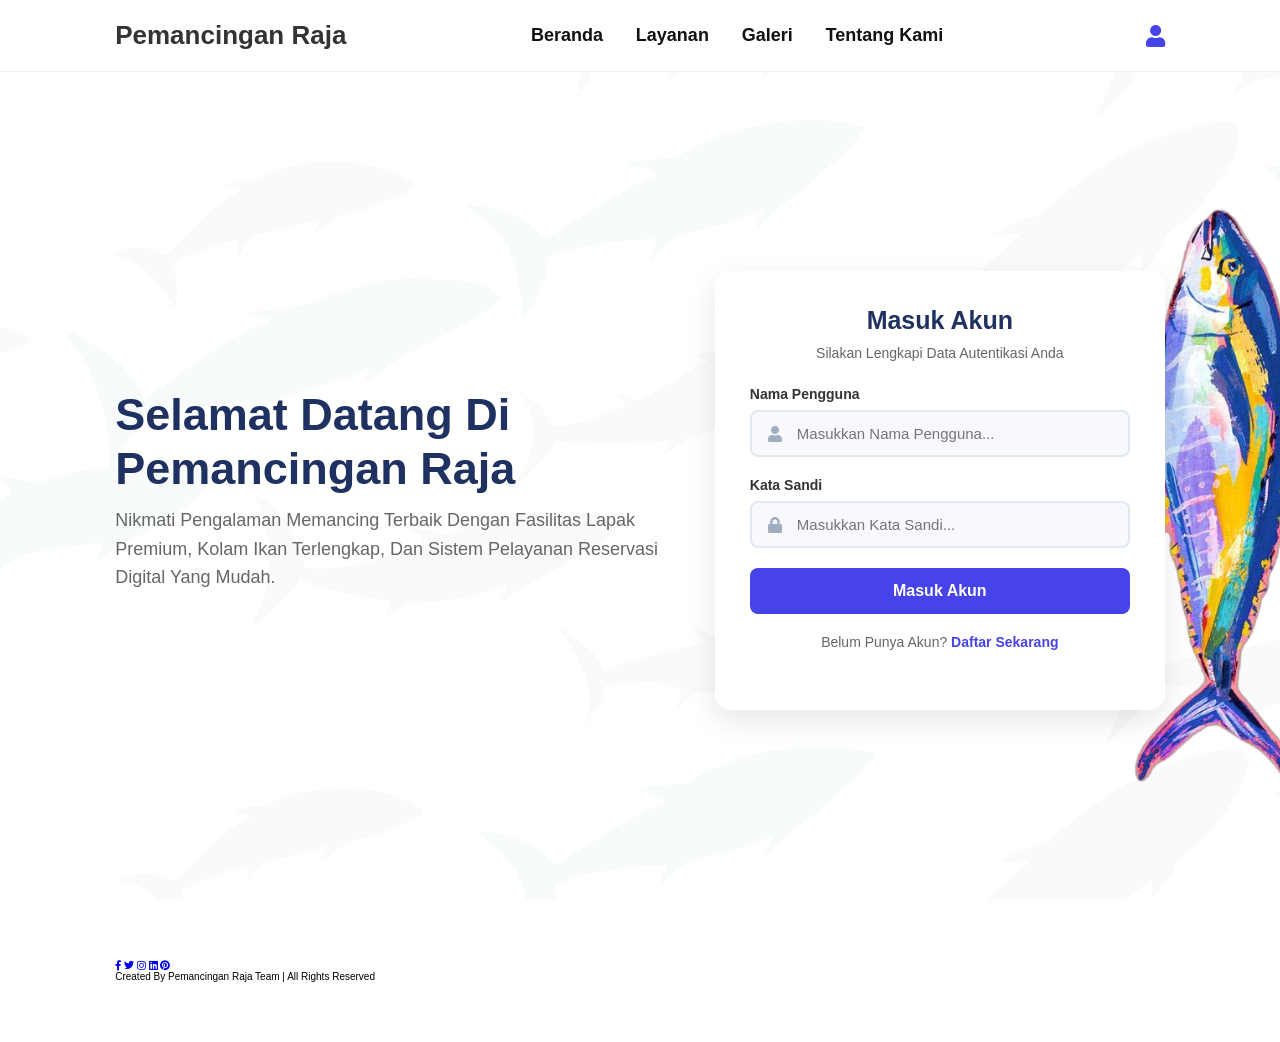
<file: sukses-daftar.html>
<!doctype html>
<html lang="en">
  <head>
    <meta charset="UTF-8" />
    <meta http-equiv="X-UA-Compatible" content="IE=edge" />
    <meta name="viewport" content="width=device-width, initial-scale=1.0" />
    <title>Pendaftaran Berhasil - Pemancingan Raja</title>
    <link rel="stylesheet" href="assets/css/style.css" />
    <link
      rel="stylesheet"
      href="https://cdnjs.cloudflare.com/ajax/libs/font-awesome/5.15.3/css/all.min.css"
    />
    <style>
      .success-section {
        display: flex;
        justify-content: center;
        align-items: center;
        min-height: 100vh;
        background: #f4f6f9;
        padding-top: 10rem;
        padding-bottom: 4rem;
      }
      .ticket-container {
        background: #fff;
        padding: 4rem;
        border-radius: 2rem;
        box-shadow: 0 1rem 3rem rgba(0, 0, 0, 0.08);
        width: 90%;
        max-width: 55rem;
        text-align: center;
      }
      .ticket-container h2 {
        font-size: 2.8rem;
        color: #2ecc71;
        margin-bottom: 1.5rem;
        font-weight: 800;
      }
      .ticket-container .subtitle {
        font-size: 1.6rem;
        color: #555;
        margin-bottom: 3rem;
      }
      .ticket-details {
        text-align: left;
        font-size: 1.6rem;
        color: #333;
        background: #f8fafc;
        padding: 2.5rem;
        border-radius: 1.5rem;
        margin-bottom: 2.5rem;
        border: 2px dashed #e2e8f0;
      }
      .ticket-details .row {
        display: flex;
        justify-content: space-between;
        margin-bottom: 1.2rem;
        border-bottom: 1px solid #e2e8f0;
        padding-bottom: 0.8rem;
      }
      .ticket-details .row:last-child {
        margin-bottom: 0;
        border-bottom: none;
        padding-bottom: 0;
      }
      .ticket-details strong {
        color: #1f3160;
        font-weight: 700;
      }
      .encouragement {
        font-size: 1.8rem;
        color: #ff4d4d;
        font-weight: 800;
        margin-top: 2rem;
        margin-bottom: 3rem;
      }
      .btn-back {
        display: inline-block;
        padding: 1.4rem 3.5rem;
        font-size: 1.6rem;
        background: #1f3160;
        color: #fff;
        border-radius: 5rem;
        text-decoration: none;
        font-weight: 700;
        transition: 0.3s;
      }
      .btn-back:hover {
        background: #4643e8;
        transform: translateY(-2px);
      }
    </style>
  </head>
  <body>
    <header>
      <a href="dashboard-pelanggan.html" class="logo">Pemancingan Raja</a>
    </header>

    <section class="success-section">
      <div class="ticket-container">
        <h2><i class="fas fa-check-circle"></i> Pendaftaran Sukses!</h2>
        <p class="subtitle">
          Silakan langsung menuju kolam dan tunjukkan rincian ini kepada
          petugas.
        </p>

        <div class="ticket-details">
          <div class="row">
            <strong>Nama Pelanggan:</strong>
            <span id="resNama">-</span>
          </div>
          <div class="row">
            <strong>No. WhatsApp:</strong>
            <span id="resWa">-</span>
          </div>
          <div class="row">
            <strong>Tanggal Mancing:</strong>
            <span id="resTanggal">-</span>
          </div>
          <div class="row">
            <strong>Sistem Ikan:</strong>
            <span id="resSistem">-</span>
          </div>
        </div>

        <p class="encouragement">
          Semangat mancingnya! Semoga dapet tarikan ikan impian kalian hari ini
          wkwk 🎣🔥
        </p>

        <a href="dashboard-pelanggan.html" class="btn-back"
          >Kembali ke Dashboard</a
        >
      </div>
    </section>

    <script>
      // 1. MENGAMBIL DATA TERAKHIR DARI DATABASE PENDAFTARAN LOKAL
      let dbPendaftaran =
        JSON.parse(localStorage.getItem("db_pendaftaran_mancing")) || [];

      if (dbPendaftaran.length > 0) {
        // Ambil array index paling terakhir (data yang baru saja disubmit)
        let dataTerakhir = dbPendaftaran[dbPendaftaran.length - 1];

        document.getElementById("resNama").innerText = dataTerakhir.nama;
        document.getElementById("resWa").innerText = dataTerakhir.whatsapp;

        // Mengubah format tanggal dari YYYY-MM-DD menjadi DD/MM/YYYY
        let tglMurni = dataTerakhir.tanggalMancing || dataTerakhir.tanggal;
        if (tglMurni) {
          let infoTgl = tglMurni.split("-").reverse().join("/");
          document.getElementById("resTanggal").innerText = infoTgl;
        }

        // Merapikan Teks Sistem Ikan
        let sistemTeks = dataTerakhir.sistem;
        if (sistemTeks === "harian") sistemTeks = "Harian Gabrukan";
        if (sistemTeks === "kiloan-bawal") sistemTeks = "Kiloan Ikan Bawal";
        if (sistemTeks === "kiloan-mas") sistemTeks = "Kiloan Ikan Mas";
        if (sistemTeks === "kiloan-lele") sistemTeks = "Kiloan Ikan Lele";

        document.getElementById("resSistem").innerText = sistemTeks;
      } else {
        // Jika tidak ada data, kembalikan user secara paksa agar tidak error
        window.location.href = "dashboard-pelanggan.html";
      }
    </script>
  </body>
</html>
</file>
<file: assets/css/style.css>
:root {
  --blue: #4643e8;
  --black: #333;
  --light-color: #666;
  --bg-color: transparent;
}

* {
  margin: 0;
  padding: 0;
  box-sizing: border-box;
  font-family: Verdana, Geneva, Tahoma, sans-serif;
  outline: none;
  border: none;
  text-decoration: none;
  text-transform: capitalize;
  transition: 0.2s linear;
}

html {
  font-size: 62.5%;
  scroll-behavior: smooth;
  scroll-padding-top: 7rem;
  overflow-x: hidden;
}

section {
  padding: 6rem 9%; /* Diubah agar jarak antar bagian seragam dan pas */
}

.btn {
  display: inline-block;
  margin-top: 2rem;
  border-radius: 5rem;
  background: var(--black);
  color: #fff;
  padding: 1rem 4rem;
  cursor: pointer;
  font-size: 1.6rem;
  font-weight: 500;
}

.btn:hover {
  background-color: var(--blue);
}

.home-buttons {
  display: flex;
  gap: 2rem; /* Memberikan jarak spasi di antara kedua tombol */
  margin-top: 2rem;
}

/* Kustomisasi tombol Buat Akun (Warna Utama Hitam) */
.btn-buat {
  background: var(--black);
  color: #fff;
}

.btn-buat:hover {
  background-color: var(--blue);
}

/* Kustomisasi tombol Masuk Akun (Warna Putih dengan Garis Tepi) */
.btn-masuk {
  background: #fff;
  color: var(--black);
  border: 2px solid var(--black);
}

.btn-masuk:hover {
  background: var(--blue);
  color: #fff;
  border-color: var(--blue);
}

/* Penyesuaian responsif layar HP agar tombol menyesuaikan lebar layar */
@media (max-width: 480px) {
  .home-buttons {
    flex-direction: column; /* Tombol otomatis bertumpuk atas-bawah kalau dibuka di HP */
    gap: 1rem;
  }
  .home-buttons .btn {
    width: 100%;
    text-align: center;
  }
}

/* ================= HEADER STYLE ================= */
header {
  position: fixed;
  top: 0;
  left: 0;
  right: 0;
  background: rgba(255, 255, 255, 0.85);
  backdrop-filter: blur(10px);
  -webkit-backdrop-filter: blur(10px);
  padding: 2rem 9%;
  display: flex;
  align-items: center;
  justify-content: space-between;
  z-index: 1000;
  border-bottom: 1px solid rgba(0, 0, 0, 0.05);
}

header .logo {
  font-size: 2.6rem;
  color: var(--black);
  font-weight: 800;
}

header .navbar a {
  font-size: 1.8rem;
  padding: 0 1.5rem;
  color: #111111;
  font-weight: 700;
}

header .navbar a:hover {
  color: var(--blue);
}

header .icons a {
  font-size: 2.2rem;
  color: var(--black);
  margin-left: 1.8rem;
}

header .icons a:hover {
  color: var(--blue);
}

header #toggler {
  display: none;
}

header .fa-bars {
  font-size: 2.5rem;
  color: var(--black);
  border-radius: 0.5rem;
  padding: 0.5rem 1.2rem;
  cursor: pointer;
  border: 0.1rem solid rgba(0, 0, 0, 0.2);
  display: none;
}

/* ================= HOME SECTION (PERBAIKAN TOTAL) ================= */
.home {
  display: flex;
  align-items: center;
  justify-content: space-between;
  min-height: 100vh;
  background: url("../img/bg.svg") no-repeat;
  background-size: cover;
  background-position: center;
  gap: 4rem;
  padding-top: 12rem; /* Jarak agar tidak tertutup navbar fixed */
}

/* REVISI: Menghapus position: fixed agar konten mengalir normal dan tidak membuat kontainer di bawahnya rusak */
.home .content {
  flex: 1 1 50rem;
  width: 100%;
  text-align: left;
}

.home .content h1 {
  font-size: 4.8rem;
  color: var(--black);
  font-weight: 800;
  letter-spacing: -1px;
}

.home .content span {
  font-size: 2.4rem;
  color: var(--blue);
  padding: 0.5rem 0 1.5rem 0;
  line-height: 1.4;
  display: block;
  font-weight: 600;
}

.home .content p {
  font-size: 1.5rem;
  color: var(--light-color);
  padding: 0.8rem 0;
  line-height: 1.7;
  text-transform: none;
}

.home .image-container {
  flex: 1 1 35rem;
  text-align: right;
}

.home .image-container img {
  width: 100%;
  max-width: 38rem;
  height: auto;
}

/* ================= SISTEM SECTION ================= */
.sistem {
  display: block;
  clear: both;
  width: 100%;
  background: #fff;
}

.heading-sistem {
  font-size: 3.5rem;
  color: #1f3160;
  font-weight: bold;
  margin-bottom: 4rem;
  text-transform: capitalize;
}

.sistem-container {
  display: flex;
  flex-wrap: wrap;
  gap: 4rem;
  justify-content: space-between;
}

.sistem-box {
  flex: 1 1 45rem;
}

.sistem-box h3 {
  font-size: 2.2rem;
  color: #1f3160;
  margin-bottom: 2rem;
}

.sistem-box p {
  font-size: 1.8rem;
  color: #1f3160;
  line-height: 1.8;
  margin-bottom: 2rem;
  text-transform: none;
}

.sistem-box ul {
  list-style: none;
  margin-bottom: 2rem;
}

.sistem-box ul li {
  font-size: 1.8rem;
  color: #1f3160;
  line-height: 1.8;
  position: relative;
  padding-left: 2rem;
  text-transform: none;
}

.sistem-box ul li::before {
  content: "•";
  color: #4643e8;
  font-weight: bold;
  font-size: 2.5rem;
  position: absolute;
  left: 0;
  top: -0.2rem;
}

.sistem-box img {
  width: 100%;
  max-width: 40rem;
  border-radius: 0.5rem;
  box-shadow: 0 0.5rem 1rem rgba(0, 0, 0, 0.1);
  display: block;
  margin-top: 1rem;
}

/* ================= STYLE JALUR LOKASI (NYAMBUNG TANPA SEKAT) ================= */
.lokasi {
  display: block;
  clear: both;
  width: 100%;
  padding: 4rem 9% 6rem 9%; /* Mengatur jarak atas dan bawah agar seimbang */
  background: transparent; /* REVISI: Diubah jadi transparan agar gambar ombak bg.svg dari atas tembus sampai bawah */
}

.heading-lokasi {
  font-size: 3.5rem;
  color: #1f3160;
  font-weight: bold;
  margin-bottom: 4rem;
  text-transform: capitalize;
}

/* REVISI TOTAL: Menghilangkan background putih, padding, dan bayangan kotak pembungkus */
.lokasi-container {
  display: flex;
  align-items: center;
  justify-content: space-between;
  gap: 4rem;
  background: transparent; /* REVISI: Dibuat transparan agar kotakan putihnya hilang total */
  padding: 0; /* REVISI: Padding nol agar teks rata dengan judul atas */
  box-shadow: none; /* REVISI: Menghilangkan bayangan kotak sekat */
}

.lokasi-info {
  flex: 1 1 45rem;
}

.lokasi-info h3 {
  font-size: 2.4rem;
  color: #1f3160;
  margin-bottom: 1.5rem;
}

.lokasi-info p {
  font-size: 1.8rem;
  color: #555;
  line-height: 1.8;
  margin-bottom: 3rem;
  text-transform: none;
}

.btn-maps {
  background: #4643e8;
  color: #fff;
  font-weight: 700;
  display: inline-flex;
  align-items: center;
  gap: 1rem;
}

.btn-maps:hover {
  background: #1f3160;
}

.maps {
  flex: 1 1 45rem;
  width: 100%;
}

.maps iframe {
  width: 100%;
  height: 350px;
  border: none;
  border-radius: 1rem;
  box-shadow: 0 0.5rem 1rem rgba(0, 0, 0, 0.1); /* Bayangan hanya tipis di sekeliling peta saja agar rapi */
  display: block;
}

/* Pengaturan khusus agar tampilan tidak pecah saat dibuka di HP */
@media (max-width: 768px) {
  .lokasi-container {
    flex-direction: column;
    padding: 0;
  }

  .maps iframe {
    height: 250px;
  }
}

/* ================= MEDIA QUERIES (RESPONSIF) ================= */
@media (max-width: 991px) {
  html {
    font-size: 55%;
  }
  header {
    padding: 2rem 5%;
  }
  section {
    padding: 4rem 5%;
  }
  .home .content h1 {
    font-size: 4rem;
  }
}

@media (max-width: 768px) {
  header .fa-bars {
    display: block;
  }

  header .navbar {
    position: absolute;
    top: 100%;
    left: 0;
    right: 0;
    background: #fff;
    border-top: 0.1rem solid rgba(0, 0, 0, 0.1);
    clip-path: polygon(0 0, 100% 0, 100% 0, 0 0);
  }

  header #toggler:checked ~ .navbar {
    clip-path: polygon(0 0, 100% 0, 100% 100%, 0 100%);
  }

  header .navbar a {
    margin: 1.5rem;
    padding: 1.5rem;
    background: #fff;
    border: 0.1rem solid rgba(0, 0, 0, 0.1);
    display: block;
    font-size: 2rem;
  }

  .home {
    flex-direction: column-reverse;
    text-align: center;
    padding-top: 14rem;
  }

  .home .image-container {
    text-align: center;
  }

  .sistem-container,
  .lokasi-container {
    flex-direction: column;
    gap: 3rem;
  }

  .sistem-box img,
  .maps iframe {
    max-width: 100%;
    height: 250px;
  }
}
</file>
